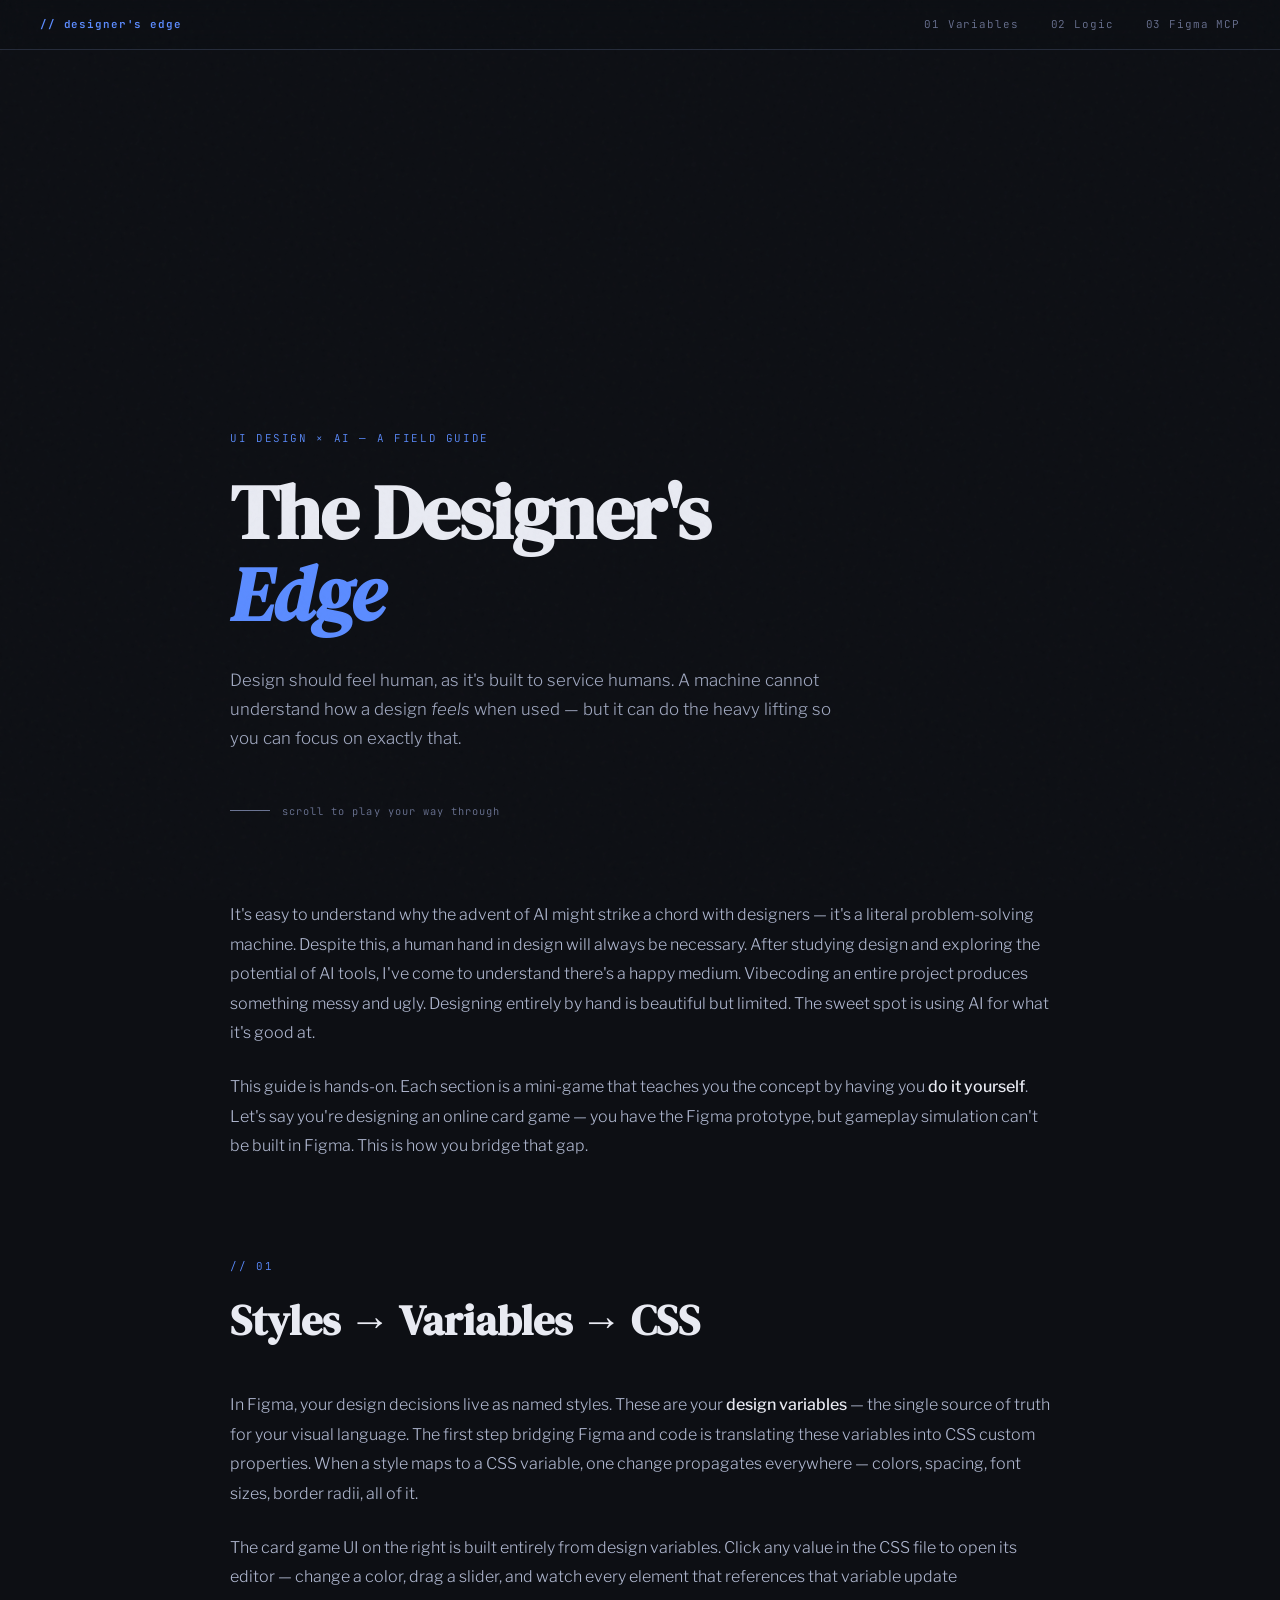
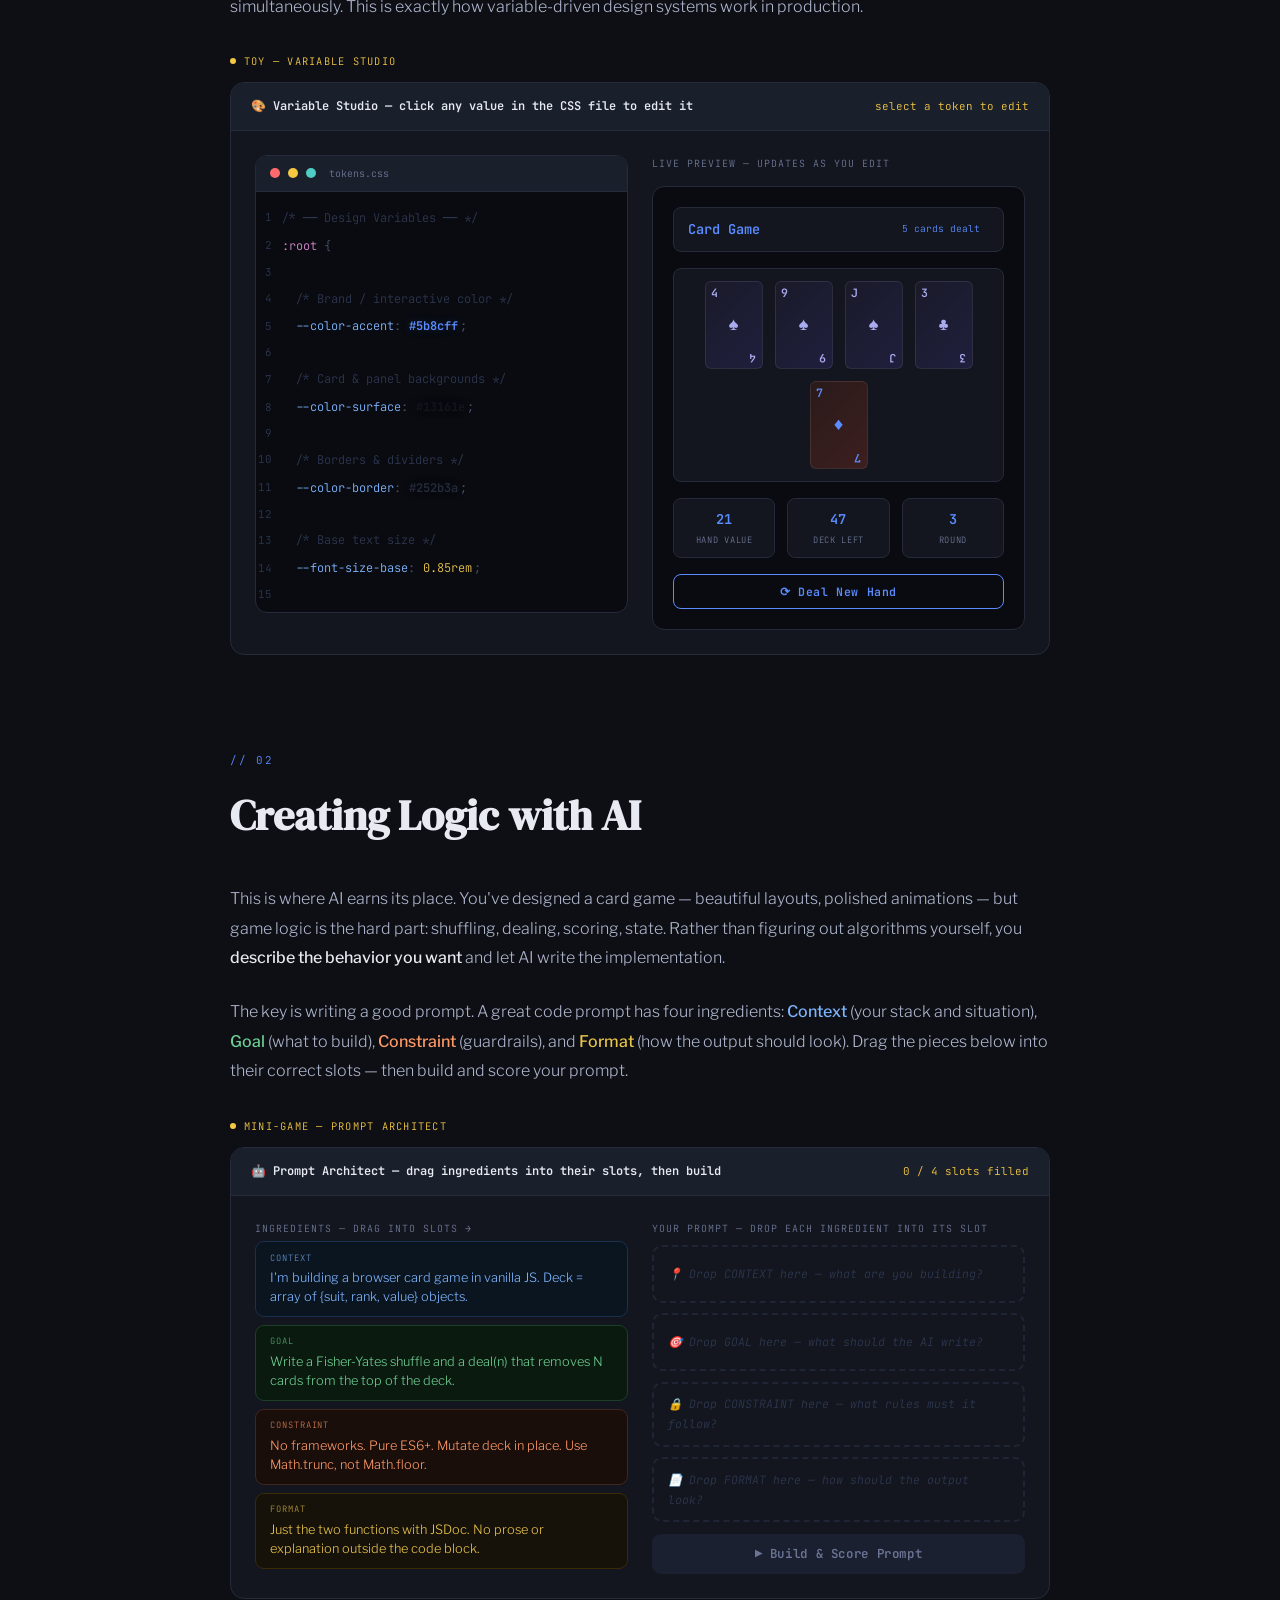
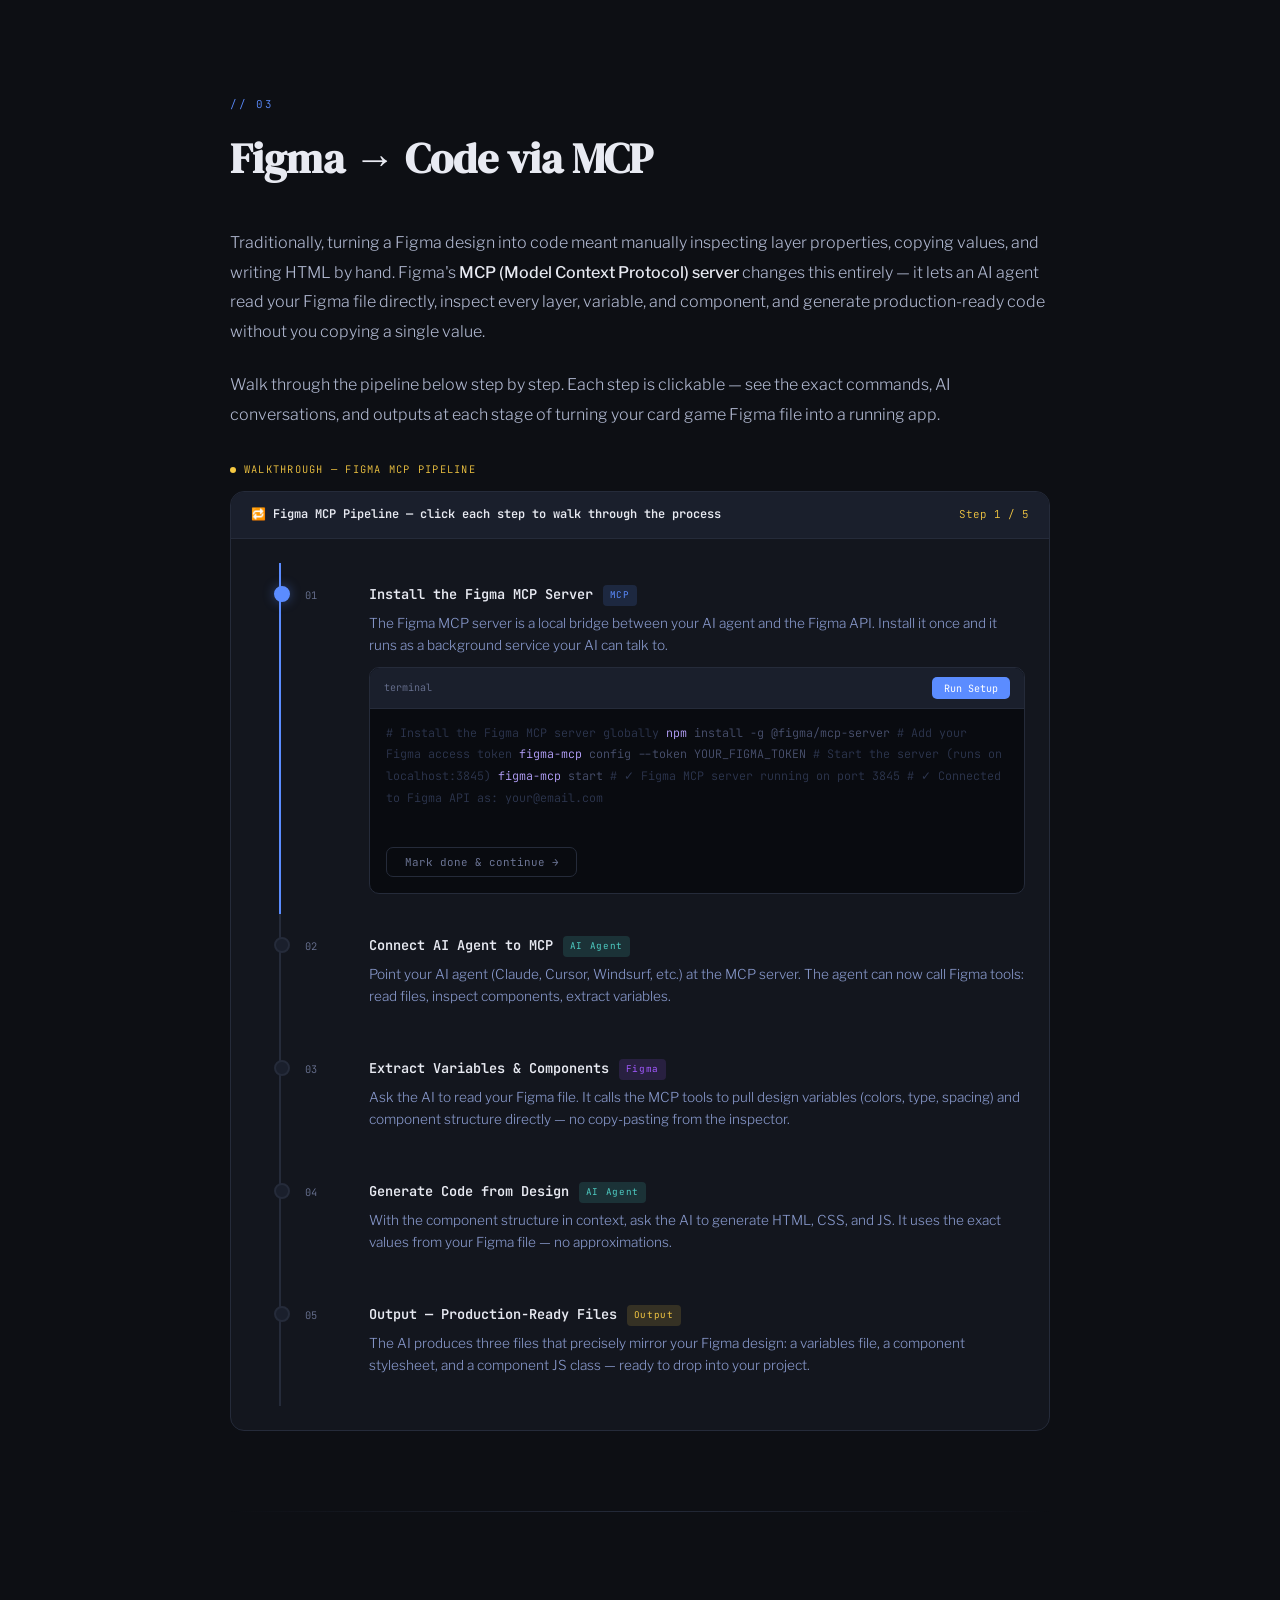
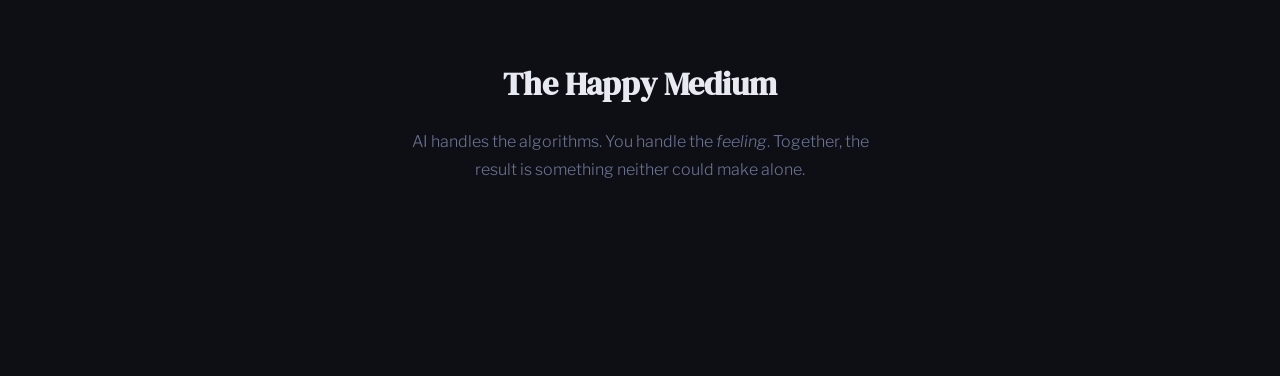
<file: index.html>
<!DOCTYPE html>
<html lang="en">
<head>
<meta charset="UTF-8">
<meta name="viewport" content="width=device-width, initial-scale=1.0">
<title>The Designer's Edge</title>
<link rel="preconnect" href="https://fonts.googleapis.com">
<link href="https://fonts.googleapis.com/css2?family=DM+Serif+Display:ital@0;1&family=JetBrains+Mono:wght@300;400;600&family=Libre+Franklin:wght@300;400;500&display=swap" rel="stylesheet">
<style>
/* ── TOKENS ── */
:root {
  --bg:#0d0f14; --surface:#13161e; --surface2:#1a1f2c; --border:#252b3a;
  --accent:#5b8cff; --accent2:#ff6b6b; --accent3:#4ecdc4; --gold:#f5c842;
  --text:#e8eaf2; --muted:#6b7494; --code-bg:#090b10;
}
*{box-sizing:border-box;margin:0;padding:0;}
html{scroll-behavior:smooth;}
body{background:var(--bg);color:var(--text);font-family:'Libre Franklin',sans-serif;font-weight:300;line-height:1.75;overflow-x:hidden;}
body::before{content:'';position:fixed;inset:0;background-image:url("data:image/svg+xml,%3Csvg viewBox='0 0 200 200' xmlns='http://www.w3.org/2000/svg'%3E%3Cfilter id='n'%3E%3CfeTurbulence type='fractalNoise' baseFrequency='0.85' numOctaves='4' stitchTiles='stitch'/%3E%3C/filter%3E%3Crect width='100%25' height='100%25' filter='url(%23n)' opacity='0.04'/%3E%3C/svg%3E");pointer-events:none;z-index:9999;opacity:.5;}

/* ── PROGRESS + NAV ── */
#progress{position:fixed;top:0;left:0;height:2px;width:0;background:linear-gradient(90deg,var(--accent),var(--accent3));z-index:1001;transition:width .1s;}
nav{position:fixed;top:0;left:0;right:0;height:50px;display:flex;align-items:center;padding:0 2.5rem;gap:2rem;background:rgba(13,15,20,.92);backdrop-filter:blur(14px);border-bottom:1px solid var(--border);z-index:100;font-family:'JetBrains Mono',monospace;font-size:.68rem;letter-spacing:.08em;}
nav .logo{color:var(--accent);font-weight:600;margin-right:auto;}
nav a{color:var(--muted);text-decoration:none;cursor:pointer;transition:color .2s;}
nav a:hover{color:var(--text);}

/* ── HERO ── */
.hero{min-height:100vh;display:flex;flex-direction:column;justify-content:flex-end;padding:8rem 2.5rem 5rem;max-width:900px;margin:0 auto;}
.hero-label{font-family:'JetBrains Mono',monospace;font-size:.68rem;color:var(--accent);letter-spacing:.15em;text-transform:uppercase;margin-bottom:1.5rem;opacity:0;animation:fadeUp .8s .2s forwards;}
.hero h1{font-family:'DM Serif Display',serif;font-size:clamp(3rem,6vw,5.5rem);line-height:1.05;letter-spacing:-.02em;margin-bottom:2rem;opacity:0;animation:fadeUp .8s .4s forwards;}
.hero h1 em{color:var(--accent);font-style:italic;}
.hero p.lead{max-width:620px;font-size:1.05rem;color:#a0a8c0;margin-bottom:3rem;opacity:0;animation:fadeUp .8s .6s forwards;}
.scroll-hint{font-family:'JetBrains Mono',monospace;font-size:.65rem;color:var(--muted);letter-spacing:.1em;display:flex;align-items:center;gap:.75rem;opacity:0;animation:fadeUp .8s 1s forwards;}
.scroll-hint::before{content:'';display:block;width:40px;height:1px;background:var(--muted);}

/* ── CONTENT ── */
.content{max-width:900px;margin:0 auto;padding:0 2.5rem 8rem;}
.section-header{margin:6rem 0 2rem;}
.section-num{font-family:'JetBrains Mono',monospace;font-size:.68rem;color:var(--accent);letter-spacing:.15em;display:block;margin-bottom:.6rem;}
.section-header h2{font-family:'DM Serif Display',serif;font-size:clamp(1.8rem,3.5vw,2.6rem);}
.body-text{font-size:1rem;color:#b0b8d0;line-height:1.85;margin-bottom:1.5rem;}
.body-text strong{color:var(--text);font-weight:500;}
.game-label{display:inline-flex;align-items:center;gap:.5rem;font-family:'JetBrains Mono',monospace;font-size:.65rem;color:var(--gold);letter-spacing:.12em;text-transform:uppercase;margin-bottom:.75rem;}
.game-label .dot{width:6px;height:6px;border-radius:50%;background:var(--gold);animation:pulse 2s infinite;}

/* ── GAME SHELL ── */
.game-shell{background:var(--surface);border:1px solid var(--border);border-radius:14px;overflow:hidden;margin-bottom:2.5rem;}
.game-top-bar{display:flex;align-items:center;justify-content:space-between;padding:.8rem 1.25rem;background:var(--surface2);border-bottom:1px solid var(--border);}
.game-title{font-family:'JetBrains Mono',monospace;font-size:.75rem;font-weight:600;color:var(--text);}
.game-badge{font-family:'JetBrains Mono',monospace;font-size:.68rem;color:var(--gold);}
.game-body{padding:1.5rem;}

/* ══════════════════════════════════════════
   GAME 1 — TOKEN STUDIO
   Left: token editor panel | Right: live card UI
══════════════════════════════════════════ */
.studio-layout{display:grid;grid-template-columns:1fr 1fr;gap:1.5rem;align-items:start;}

/* ── Editor Panel (left) ── */
.editor-panel{display:flex;flex-direction:column;gap:0;background:var(--code-bg);border:1px solid var(--border);border-radius:12px;overflow:hidden;}
.editor-chrome{display:flex;align-items:center;gap:.5rem;padding:.55rem .9rem;background:var(--surface2);border-bottom:1px solid var(--border);}
.chrome-dot{width:10px;height:10px;border-radius:50%;}
.chrome-filename{margin-left:.3rem;font-family:'JetBrains Mono',monospace;font-size:.62rem;color:var(--muted);}
.editor-scroll{overflow-y:auto;max-height:420px;}
.token-rows{padding:.75rem 0;}

/* Each editable token row */
.token-row{
  display:grid;grid-template-columns:1.6rem 1fr auto;align-items:center;gap:0;
  padding:.18rem 0;cursor:pointer;transition:background .15s;position:relative;
}
.token-row:hover{background:rgba(255,255,255,.03);}
.token-row.active{background:rgba(91,140,255,.07);}
.tr-linenum{font-family:'JetBrains Mono',monospace;font-size:.68rem;color:#2d364f;text-align:right;padding-right:.6rem;user-select:none;}
.tr-content{font-family:'JetBrains Mono',monospace;font-size:.75rem;line-height:1.85;white-space:pre;padding-right:.9rem;}
.tr-edit-icon{width:1.5rem;text-align:center;font-size:.62rem;color:var(--muted);opacity:0;transition:opacity .15s;}
.token-row:hover .tr-edit-icon{opacity:1;}
.token-row.active .tr-edit-icon{opacity:1;color:var(--accent);}

/* Syntax inside rows */
.ts-comment{color:#2d364f;}
.ts-sel{color:#d488cc;}
.ts-brace{color:#4a5270;}
.ts-prop{color:#7eb5ff;}
.ts-colon{color:#4a5270;}
.ts-val{cursor:pointer;border-radius:3px;padding:0 .15em;transition:all .2s;}
.ts-val:hover{background:rgba(255,255,255,.06);}
.ts-val.color-val{font-weight:600;}
.ts-semi{color:#4a5270;}

/* Inline edit popover */
.token-popover{
  position:absolute;left:0;right:0;top:calc(100% + 4px);z-index:50;
  background:var(--surface2);border:1px solid var(--border);border-radius:10px;
  padding:.9rem;box-shadow:0 8px 32px rgba(0,0,0,.4);display:none;
}
.token-popover.open{display:block;animation:popIn .2s;}
.popover-label{font-family:'JetBrains Mono',monospace;font-size:.6rem;color:var(--muted);letter-spacing:.1em;text-transform:uppercase;margin-bottom:.55rem;}
.popover-input-row{display:flex;gap:.5rem;align-items:center;}
.popover-swatch{width:28px;height:28px;border-radius:6px;border:1px solid var(--border);flex-shrink:0;transition:background .2s;}
.popover-input{
  flex:1;background:var(--code-bg);border:1px solid var(--border);border-radius:7px;
  padding:.42rem .75rem;font-family:'JetBrains Mono',monospace;font-size:.78rem;
  color:var(--accent3);outline:none;transition:border-color .2s;
}
.popover-input:focus{border-color:var(--accent);}
.popover-input.shake{animation:shake .3s;}
.popover-apply{
  padding:.42rem .9rem;background:var(--accent);border:none;border-radius:7px;
  font-family:'JetBrains Mono',monospace;font-size:.7rem;font-weight:600;
  color:#fff;cursor:pointer;transition:all .2s;white-space:nowrap;
}
.popover-apply:hover{background:#4a7bee;}
.color-swatches{display:flex;gap:.35rem;margin-top:.6rem;flex-wrap:wrap;}
.cs-dot{width:22px;height:22px;border-radius:5px;cursor:pointer;border:2px solid transparent;transition:all .18s;flex-shrink:0;}
.cs-dot:hover{transform:scale(1.2);}
.cs-dot.active{border-color:white;transform:scale(1.1);}
.popover-hint{font-family:'JetBrains Mono',monospace;font-size:.6rem;color:var(--muted);margin-top:.55rem;}

/* Range slider for non-color tokens */
.popover-range{width:100%;accent-color:var(--accent);margin:.4rem 0;}
.range-labels{display:flex;justify-content:space-between;font-family:'JetBrains Mono',monospace;font-size:.58rem;color:var(--muted);}

/* ── Live Preview Panel (right) ── */
.preview-panel{display:flex;flex-direction:column;gap:.85rem;}
.preview-label{font-family:'JetBrains Mono',monospace;font-size:.62rem;color:var(--muted);letter-spacing:.1em;text-transform:uppercase;}

.card-ui{
  background:var(--code-bg);border:1px solid var(--border);border-radius:12px;
  padding:1.25rem;display:flex;flex-direction:column;gap:1rem;
  transition:all .3s;position:relative;overflow:hidden;
}
.card-ui::before{
  content:'';position:absolute;inset:0;
  background:radial-gradient(ellipse at 50% -20%,rgba(var(--preview-accent-rgb,91 140 255),.1) 0%,transparent 65%);
  pointer-events:none;transition:background .4s;
}

/* UI Header bar */
.cui-header{
  display:flex;align-items:center;justify-content:space-between;
  padding:.6rem .9rem;border-radius:var(--preview-radius,8px);
  background:var(--preview-surface,#13161e);border:1px solid var(--preview-border,#252b3a);
  transition:all .35s;
}
.cui-header-title{
  font-family:'JetBrains Mono',monospace;font-weight:600;
  font-size:var(--preview-font-size,0.85rem);
  color:var(--preview-accent,#5b8cff);
  transition:all .35s;
}
.cui-header-badge{
  font-family:'JetBrains Mono',monospace;font-size:.6rem;
  padding:.2rem .55rem;border-radius:99px;
  background:rgba(var(--preview-accent-rgb,91 140 255),.15);
  color:var(--preview-accent,#5b8cff);
  transition:all .35s;
}

/* Card row */
.cui-card-row{
  display:flex;gap:var(--preview-spacing,12px);justify-content:center;flex-wrap:wrap;
  padding:var(--preview-spacing,12px);
  background:var(--preview-surface,#13161e);border-radius:var(--preview-radius,8px);
  border:1px solid var(--preview-border,#252b3a);
  transition:all .35s;
}
.cui-card{
  width:58px;height:88px;border-radius:calc(var(--preview-radius,8px) - 2px);
  display:flex;flex-direction:column;justify-content:space-between;
  padding:.3rem .35rem;font-family:'JetBrains Mono',monospace;font-weight:600;
  font-size:var(--preview-font-size,0.85rem);
  cursor:pointer;user-select:none;
  border:1px solid rgba(255,255,255,.08);
  transition:all .35s,transform .2s,box-shadow .2s;flex-shrink:0;
}
.cui-card:hover{transform:translateY(-8px) rotate(-2deg);box-shadow:0 14px 28px rgba(0,0,0,.5);}
.cui-card.red{background:linear-gradient(135deg,#2a1a1a,#3d1f1f);color:var(--preview-accent,#5b8cff);}
.cui-card.black{background:linear-gradient(135deg,#1a1a2a,#1f1f3d);color:#aaaaee;}
.cui-card-rank{font-size:calc(var(--preview-font-size,0.85rem) * 0.85);line-height:1;}
.cui-card-suit{text-align:center;font-size:calc(var(--preview-font-size,0.85rem) * 1.3);}
.cui-card-rank-bot{font-size:calc(var(--preview-font-size,0.85rem) * 0.85);transform:rotate(180deg);align-self:flex-end;line-height:1;}

/* Stats row */
.cui-stats{
  display:grid;grid-template-columns:1fr 1fr 1fr;gap:var(--preview-spacing,12px);
  transition:gap .35s;
}
.cui-stat{
  background:var(--preview-surface,#13161e);border:1px solid var(--preview-border,#252b3a);
  border-radius:var(--preview-radius,8px);padding:.55rem .7rem;text-align:center;
  transition:all .35s;
}
.cui-stat-val{
  font-family:'JetBrains Mono',monospace;font-weight:600;
  font-size:var(--preview-font-size,0.85rem);
  color:var(--preview-accent,#5b8cff);
  display:block;transition:all .35s;
}
.cui-stat-label{font-family:'JetBrains Mono',monospace;font-size:.55rem;color:var(--muted);letter-spacing:.08em;margin-top:.1rem;}

/* Deal button */
.cui-deal-btn{
  width:100%;padding:.55rem;border:1px solid var(--preview-accent,#5b8cff);
  background:rgba(var(--preview-accent-rgb,91 140 255),.1);
  color:var(--preview-accent,#5b8cff);
  border-radius:var(--preview-radius,8px);
  font-family:'JetBrains Mono',monospace;font-size:.72rem;font-weight:600;
  cursor:pointer;transition:all .35s;letter-spacing:.05em;
}
.cui-deal-btn:hover{background:rgba(var(--preview-accent-rgb,91 140 255),.2);}

/* Token change flash */
.preview-flash{animation:tokenFlash .5s;}
@keyframes tokenFlash{0%,100%{opacity:1}50%{opacity:.6}}

/* Active token indicator strip */
.active-token-strip{
  display:flex;align-items:center;gap:.6rem;padding:.6rem .85rem;
  background:rgba(91,140,255,.06);border:1px solid rgba(91,140,255,.18);border-radius:8px;
  font-family:'JetBrains Mono',monospace;font-size:.7rem;
}
.ats-arrow{color:var(--muted);}
.ats-token{color:var(--accent);}
.ats-val{color:var(--accent3);}
.ats-hint{color:var(--muted);margin-left:auto;font-size:.6rem;}


/* ══════════════════════════════════════════
   GAME 2 — PROMPT ARCHITECT
   Drop zone broken into 4 labeled slots
══════════════════════════════════════════ */
.architect-grid{display:grid;grid-template-columns:1fr 1fr;gap:1.5rem;}

/* Ingredient chips */
.ingredient-bank{display:flex;flex-direction:column;gap:.5rem;}
.bank-label{font-family:'JetBrains Mono',monospace;font-size:.62rem;color:var(--muted);letter-spacing:.1em;text-transform:uppercase;margin-bottom:.25rem;}
.ing-chip{
  padding:.6rem .9rem;border-radius:9px;cursor:grab;user-select:none;
  font-size:.8rem;line-height:1.5;transition:all .2s;border:1px solid transparent;
  position:relative;
}
.ing-chip:hover{transform:translateX(3px);}
.ing-chip.used{opacity:.22;cursor:not-allowed;pointer-events:none;}
.ing-chip:active{cursor:grabbing;}
.ing-type-tag{font-family:'JetBrains Mono',monospace;font-size:.55rem;letter-spacing:.1em;opacity:.7;display:block;margin-bottom:.2rem;}
.ic-context   {background:#0a1520;border-color:#1a3050;color:#7eb5ff;}
.ic-goal      {background:#0a1a0e;border-color:#1a4028;color:#6ecf94;}
.ic-constraint{background:#1a0e0a;border-color:#402820;color:#ff9966;}
.ic-format    {background:#16120a;border-color:#3a2a06;color:#e8c44a;}

/* 4-slot drop zone */
.prompt-slots{display:flex;flex-direction:column;gap:.65rem;}
.slot-label{font-family:'JetBrains Mono',monospace;font-size:.62rem;color:var(--muted);letter-spacing:.1em;text-transform:uppercase;margin-bottom:.5rem;}
.prompt-slot{
  border-radius:10px;padding:.65rem .9rem;min-height:58px;
  border:2px dashed #1f2535;transition:all .25s;display:flex;align-items:center;
  font-family:'JetBrains Mono',monospace;font-size:.74rem;gap:.6rem;position:relative;
}
.slot-placeholder{color:#2d364f;font-style:italic;font-size:.72rem;pointer-events:none;}
.prompt-slot.drag-over{border-color:var(--accent);background:rgba(91,140,255,.06);}
.prompt-slot.filled-context   {background:#0a1520;border:2px solid #1a3050;}
.prompt-slot.filled-goal      {background:#0a1a0e;border:2px solid #1a4028;}
.prompt-slot.filled-constraint{background:#1a0e0a;border:2px solid #402820;}
.prompt-slot.filled-format    {background:#16120a;border:2px solid #3a2a06;}
.slot-clear{
  position:absolute;right:.65rem;top:50%;transform:translateY(-50%);
  background:none;border:none;color:var(--muted);cursor:pointer;font-size:.8rem;
  opacity:0;transition:opacity .2s;padding:.2rem;
}
.prompt-slot:hover .slot-clear{opacity:1;}
.slot-filled-text{flex:1;line-height:1.5;}
.slot-filled-tag{font-size:.58rem;opacity:.65;margin-bottom:.15rem;display:block;}

/* Build btn + result */
.build-prompt-btn{
  width:100%;padding:.7rem;background:var(--accent);border:none;border-radius:9px;
  font-family:'JetBrains Mono',monospace;font-size:.78rem;font-weight:600;
  color:#fff;cursor:pointer;transition:all .2s;letter-spacing:.05em;margin-top:.75rem;
}
.build-prompt-btn:hover:not(:disabled){background:#4a7bee;transform:translateY(-1px);}
.build-prompt-btn:disabled{background:#1a2030;color:var(--muted);cursor:not-allowed;}

.prompt-result{
  margin-top:1.25rem;display:none;
  background:var(--code-bg);border:1px solid var(--border);border-radius:12px;overflow:hidden;
}
.prompt-result.show{display:block;animation:popIn .35s;}
.result-tabs{display:flex;border-bottom:1px solid var(--border);}
.result-tab{
  padding:.55rem 1.1rem;font-family:'JetBrains Mono',monospace;font-size:.68rem;
  color:var(--muted);cursor:pointer;border-bottom:2px solid transparent;margin-bottom:-1px;transition:all .2s;
}
.result-tab.active{color:var(--accent);border-bottom-color:var(--accent);}
.result-pane{padding:1.25rem;display:none;font-size:.82rem;}
.result-pane.active{display:block;}
/* assembled prompt */
.assembled-text{line-height:1.9;color:var(--text);}
.assembled-text .pt-ctx{color:#7eb5ff;}
.assembled-text .pt-goal{color:#6ecf94;}
.assembled-text .pt-con{color:#ff9966;}
.assembled-text .pt-fmt{color:#e8c44a;}
/* score panel */
.score-grid{display:grid;grid-template-columns:1fr 1fr;gap:.75rem;margin-bottom:1rem;}
.score-card{background:var(--surface2);border-radius:8px;padding:.75rem;text-align:center;}
.score-num{font-family:'JetBrains Mono',monospace;font-size:1.4rem;font-weight:600;display:block;}
.score-desc{font-size:.7rem;color:var(--muted);font-family:'JetBrains Mono',monospace;margin-top:.2rem;}
.score-bar-wrap{height:4px;background:#1a1f2c;border-radius:99px;overflow:hidden;margin:.4rem 0;}
.score-bar-fill{height:100%;border-radius:99px;transition:width .6s cubic-bezier(.34,1.56,.64,1);}
.feedback-item{margin-bottom:.5rem;padding:.5rem .75rem;border-radius:6px;font-size:.78rem;line-height:1.5;}
.fb-good{background:rgba(78,205,196,.08);border:1px solid rgba(78,205,196,.2);color:var(--accent3);}
.fb-warn{background:rgba(255,153,102,.08);border:1px solid rgba(255,153,102,.2);color:#ff9966;}
.fb-miss{background:rgba(255,107,107,.08);border:1px solid rgba(255,107,107,.2);color:var(--accent2);}
.reset-prompt-btn{background:none;border:1px solid var(--border);border-radius:7px;padding:.4rem 1rem;font-family:'JetBrains Mono',monospace;font-size:.68rem;color:var(--muted);cursor:pointer;transition:all .2s;margin-top:.75rem;}
.reset-prompt-btn:hover{border-color:var(--accent);color:var(--accent);}


/* ══════════════════════════════════════════
   GAME 3 — FIGMA MCP WALKTHROUGH
   Step-by-step clickable pipeline
══════════════════════════════════════════ */
.mcp-pipeline{display:flex;flex-direction:column;gap:0;}
.pipeline-step{
  display:grid;grid-template-columns:48px 1fr;gap:1rem;
  padding:1.25rem 0;border-left:2px solid var(--border);margin-left:24px;
  padding-left:1.5rem;position:relative;transition:border-color .3s;cursor:pointer;
}
.pipeline-step::before{
  content:'';position:absolute;left:-7px;top:1.4rem;
  width:12px;height:12px;border-radius:50%;background:var(--surface2);
  border:2px solid var(--border);transition:all .3s;
}
.pipeline-step.active::before{background:var(--accent);border-color:var(--accent);box-shadow:0 0 12px rgba(91,140,255,.4);}
.pipeline-step.done::before{background:var(--accent3);border-color:var(--accent3);}
.pipeline-step.active{border-color:var(--accent);}
.pipeline-step.done{border-color:var(--accent3);}
.step-num{font-family:'JetBrains Mono',monospace;font-size:.65rem;color:var(--muted);padding-top:.15rem;}
.step-content{flex:1;}
.step-title{font-family:'JetBrains Mono',monospace;font-size:.85rem;font-weight:600;color:var(--text);margin-bottom:.3rem;display:flex;align-items:center;gap:.6rem;}
.step-title .step-tag{font-size:.58rem;padding:.15rem .45rem;border-radius:4px;font-weight:400;letter-spacing:.07em;}
.tag-figma{background:rgba(162,89,255,.15);color:#a259ff;}
.tag-mcp{background:rgba(91,140,255,.15);color:var(--accent);}
.tag-ai{background:rgba(78,205,196,.15);color:var(--accent3);}
.tag-output{background:rgba(245,200,66,.15);color:var(--gold);}
.step-desc{font-size:.85rem;color:#8899cc;line-height:1.65;margin-bottom:.6rem;}
.step-panel{
  display:none;background:var(--code-bg);border:1px solid var(--border);border-radius:10px;
  overflow:hidden;margin-top:.65rem;animation:slideDown .3s;
}
.pipeline-step.active .step-panel,.pipeline-step.done .step-panel{display:block;}
@keyframes slideDown{from{opacity:0;transform:translateY(-8px)}to{opacity:1;transform:translateY(0)}}
.panel-bar{display:flex;align-items:center;justify-content:space-between;padding:.55rem .9rem;background:var(--surface2);border-bottom:1px solid var(--border);}
.panel-bar-title{font-family:'JetBrains Mono',monospace;font-size:.63rem;color:var(--muted);}
.panel-bar-action{
  font-family:'JetBrains Mono',monospace;font-size:.63rem;padding:.3rem .75rem;
  background:var(--accent);color:#fff;border:none;border-radius:5px;cursor:pointer;transition:all .2s;
}
.panel-bar-action:hover{background:#4a7bee;}
.panel-bar-action.done-action{background:var(--accent3);color:#0a1a14;cursor:default;}
.panel-code{padding:.85rem 1rem;font-family:'JetBrains Mono',monospace;font-size:.73rem;line-height:1.85;color:#4a5270;}
.panel-chat{padding:.85rem 1rem;display:flex;flex-direction:column;gap:.6rem;}
.chat-msg{padding:.6rem .85rem;border-radius:8px;font-size:.8rem;line-height:1.55;max-width:88%;}
.chat-user{background:var(--surface2);border:1px solid var(--border);color:var(--text);align-self:flex-end;margin-left:auto;}
.chat-ai{background:rgba(91,140,255,.08);border:1px solid rgba(91,140,255,.18);color:#8899cc;}
.chat-label{font-family:'JetBrains Mono',monospace;font-size:.58rem;color:var(--muted);letter-spacing:.08em;margin-bottom:.25rem;}
.chat-typing{display:flex;gap:4px;align-items:center;padding:.5rem .85rem;}
.chat-typing span{width:6px;height:6px;border-radius:50%;background:var(--accent);opacity:.4;animation:typingDot 1.2s infinite;}
.chat-typing span:nth-child(2){animation-delay:.2s;}
.chat-typing span:nth-child(3){animation-delay:.4s;}
@keyframes typingDot{0%,80%,100%{opacity:.2;transform:scale(.8)}40%{opacity:1;transform:scale(1)}}
.panel-output{padding:1rem;}
.output-file{background:var(--surface2);border:1px solid var(--border);border-radius:8px;overflow:hidden;margin-bottom:.6rem;}
.output-file-header{padding:.4rem .75rem;background:var(--surface2);border-bottom:1px solid var(--border);font-family:'JetBrains Mono',monospace;font-size:.62rem;color:var(--muted);display:flex;align-items:center;gap:.5rem;}
.output-file-code{padding:.75rem;font-family:'JetBrains Mono',monospace;font-size:.71rem;line-height:1.8;color:#4a5270;}
.step-next-btn{
  margin-top:.75rem;display:inline-block;padding:.45rem 1.1rem;background:transparent;
  border:1px solid var(--border);border-radius:7px;font-family:'JetBrains Mono',monospace;
  font-size:.68rem;color:var(--muted);cursor:pointer;transition:all .2s;
}
.step-next-btn:hover{border-color:var(--accent);color:var(--accent);}
.step-next-btn.done-btn{border-color:var(--accent3);color:var(--accent3);}

/* Syntax colours shared */
.c-tag{color:var(--accent);} .c-attr{color:#d488cc;} .c-val{color:var(--accent3);}
.c-comment{color:#2d364f;} .c-prop{color:#7eb5ff;} .c-css{color:#e8c44a;}
.c-str{color:#ff9f7f;} .c-fn{color:#b8a4ff;}

/* ── CLOSING ── */
.divider{height:1px;background:linear-gradient(90deg,transparent,var(--border),transparent);margin:5rem 0;}
.closing{text-align:center;padding:4rem 0;}
.closing h3{font-family:'DM Serif Display',serif;font-size:2rem;margin-bottom:1rem;}
.closing p{color:var(--muted);max-width:500px;margin:0 auto;}

/* ── REVEAL ── */
.reveal{opacity:0;transform:translateY(22px);transition:opacity .7s,transform .7s;}
.reveal.visible{opacity:1;transform:translateY(0);}

/* ── ANIMATIONS ── */
@keyframes fadeUp{from{opacity:0;transform:translateY(20px)}to{opacity:1;transform:translateY(0)}}
@keyframes pulse{0%,100%{opacity:1}50%{opacity:.3}}
@keyframes popIn{0%{transform:scale(.94)}60%{transform:scale(1.03)}100%{transform:scale(1)}}
@keyframes shake{0%,100%{transform:translateX(0)}25%{transform:translateX(-5px)}75%{transform:translateX(5px)}}

@media(max-width:680px){
  .studio-grid,.architect-grid{grid-template-columns:1fr;}
  nav a:not(.logo){display:none;}
  .score-grid{grid-template-columns:1fr;}
}
</style>
</head>
<body>

<div id="progress"></div>
<nav>
  <span class="logo">// designer's edge</span>
  <a onclick="document.getElementById('tokens').scrollIntoView({behavior:'smooth'})">01 Variables</a>
  <a onclick="document.getElementById('logic').scrollIntoView({behavior:'smooth'})">02 Logic</a>
  <a onclick="document.getElementById('figma').scrollIntoView({behavior:'smooth'})">03 Figma MCP</a>
</nav>

<!-- ── HERO ── -->
<section class="hero" id="intro">
  <div class="hero-label">UI Design × AI — A Field Guide</div>
  <h1>The Designer's<br><em>Edge</em></h1>
  <p class="lead">Design should feel human, as it's built to service humans. A machine cannot understand how a design <em>feels</em> when used — but it can do the heavy lifting so you can focus on exactly that.</p>
  <div class="scroll-hint">scroll to play your way through</div>
</section>

<main class="content">

  <p class="body-text reveal">It's easy to understand why the advent of AI might strike a chord with designers — it's a literal problem-solving machine. Despite this, a human hand in design will always be necessary. After studying design and exploring the potential of AI tools, I've come to understand there's a happy medium. Vibecoding an entire project produces something messy and ugly. Designing entirely by hand is beautiful but limited. The sweet spot is using AI for what it's good at.</p>
  <p class="body-text reveal">This guide is hands-on. Each section is a mini-game that teaches you the concept by having you <strong>do it yourself</strong>. Let's say you're designing an online card game — you have the Figma prototype, but gameplay simulation can't be built in Figma. This is how you bridge that gap.</p>

  <!-- ═══════════════════════════════════════════════════
       SECTION 01 — COLOR TOKEN STUDIO
  ═══════════════════════════════════════════════════ -->
  <div id="tokens" class="section-header reveal">
    <span class="section-num">// 01</span>
    <h2>Styles → Variables → CSS</h2>
  </div>
  <p class="body-text reveal">In Figma, your design decisions live as named styles. These are your <strong>design variables</strong> — the single source of truth for your visual language. The first step bridging Figma and code is translating these variables into CSS custom properties. When a style maps to a CSS variable, one change propagates everywhere — colors, spacing, font sizes, border radii, all of it.</p>
  <p class="body-text reveal">The card game UI on the right is built entirely from design variables. Click any value in the CSS file to open its editor — change a color, drag a slider, and watch every element that references that variable update simultaneously. This is exactly how variable-driven design systems work in production.</p>

  <div class="game-label reveal"><span class="dot"></span> Toy — Variable Studio</div>
  <div class="game-shell reveal">
    <div class="game-top-bar">
      <span class="game-title">🎨 Variable Studio — click any value in the CSS file to edit it</span>
      <span class="game-badge" id="active-token-badge">select a token to edit</span>
    </div>
    <div class="game-body">
      <div class="studio-layout">

        <!-- LEFT: Variable Editor (fake CSS file) -->
        <div class="editor-panel">
          <div class="editor-chrome">
            <div class="chrome-dot" style="background:#ff6b6b"></div>
            <div class="chrome-dot" style="background:#f5c842"></div>
            <div class="chrome-dot" style="background:#4ecdc4"></div>
            <span class="chrome-filename">tokens.css</span>
          </div>
          <div class="editor-scroll">
            <div class="token-rows" id="tokenRows">
              <!-- rows injected by JS -->
            </div>
          </div>
        </div>

        <!-- RIGHT: Live Card UI Preview -->
        <div class="preview-panel">
          <div class="preview-label">Live Preview — updates as you edit</div>

          <div class="card-ui" id="cardUI">
            <!-- header -->
            <div class="cui-header">
              <span class="cui-header-title">Card Game</span>
              <span class="cui-header-badge">5 cards dealt</span>
            </div>
            <!-- card row -->
            <div class="cui-card-row" id="cuiCardRow"></div>
            <!-- stats -->
            <div class="cui-stats">
              <div class="cui-stat"><span class="cui-stat-val">21</span><div class="cui-stat-label">HAND VALUE</div></div>
              <div class="cui-stat"><span class="cui-stat-val">47</span><div class="cui-stat-label">DECK LEFT</div></div>
              <div class="cui-stat"><span class="cui-stat-val">3</span><div class="cui-stat-label">ROUND</div></div>
            </div>
            <!-- button -->
            <button class="cui-deal-btn" onclick="dealPreviewCards()">⟳ Deal New Hand</button>
          </div>

          <!-- Active token indicator -->
          <div class="active-token-strip" id="activeStrip" style="display:none">
            <span class="ats-token" id="ats-token">--color-accent</span>
            <span class="ats-arrow">→</span>
            <span class="ats-val" id="ats-val">#5b8cff</span>
            <span class="ats-hint">editing ↑</span>
          </div>
        </div>

      </div>
    </div>
  </div>


  <!-- ═══════════════════════════════════════════════════
       SECTION 02 — PROMPT ARCHITECT
  ═══════════════════════════════════════════════════ -->
  <div id="logic" class="section-header reveal">
    <span class="section-num">// 02</span>
    <h2>Creating Logic with AI</h2>
  </div>
  <p class="body-text reveal">This is where AI earns its place. You've designed a card game — beautiful layouts, polished animations — but game logic is the hard part: shuffling, dealing, scoring, state. Rather than figuring out algorithms yourself, you <strong>describe the behavior you want</strong> and let AI write the implementation.</p>
  <p class="body-text reveal">The key is writing a good prompt. A great code prompt has four ingredients: <strong style="color:#7eb5ff">Context</strong> (your stack and situation), <strong style="color:#6ecf94">Goal</strong> (what to build), <strong style="color:#ff9966">Constraint</strong> (guardrails), and <strong style="color:#e8c44a">Format</strong> (how the output should look). Drag the pieces below into their correct slots — then build and score your prompt.</p>

  <div class="game-label reveal"><span class="dot"></span> Mini-Game — Prompt Architect</div>
  <div class="game-shell reveal">
    <div class="game-top-bar">
      <span class="game-title">🤖 Prompt Architect — drag ingredients into their slots, then build</span>
      <span class="game-badge" id="prompt-fill-count">0 / 4 slots filled</span>
    </div>
    <div class="game-body">
      <div class="architect-grid">

        <!-- LEFT: Ingredient Bank -->
        <div>
          <div class="bank-label">Ingredients — drag into slots →</div>
          <div class="ingredient-bank" id="ingredient-bank">

            <div class="ing-chip ic-context" draggable="true" data-type="context"
              data-text="I'm building a browser card game in vanilla JS. The deck is an array of {suit, rank, value} objects."
              ondragstart="ingDragStart(event)">
              <span class="ing-type-tag">CONTEXT</span>
              I'm building a browser card game in vanilla JS. Deck = array of {suit, rank, value} objects.
            </div>

            <div class="ing-chip ic-goal" draggable="true" data-type="goal"
              data-text="Write a Fisher-Yates shuffle function and a deal(n) function that removes N cards from the top of the deck."
              ondragstart="ingDragStart(event)">
              <span class="ing-type-tag">GOAL</span>
              Write a Fisher-Yates shuffle and a deal(n) that removes N cards from the top of the deck.
            </div>

            <div class="ing-chip ic-constraint" draggable="true" data-type="constraint"
              data-text="No frameworks. Pure ES6+. Mutate the deck array in place. Use Math.trunc, not Math.floor."
              ondragstart="ingDragStart(event)">
              <span class="ing-type-tag">CONSTRAINT</span>
              No frameworks. Pure ES6+. Mutate deck in place. Use Math.trunc, not Math.floor.
            </div>

            <div class="ing-chip ic-format" draggable="true" data-type="format"
              data-text="Return just the two functions with JSDoc comments. No explanation or prose outside the code block."
              ondragstart="ingDragStart(event)">
              <span class="ing-type-tag">FORMAT</span>
              Just the two functions with JSDoc. No prose or explanation outside the code block.
            </div>

          </div>
        </div>

        <!-- RIGHT: 4 Labeled Slots + Build -->
        <div>
          <div class="slot-label">Your Prompt — drop each ingredient into its slot</div>
          <div class="prompt-slots">

            <div class="prompt-slot" id="slot-context"
              ondragover="slotDragOver(event,'context')" ondrop="slotDrop(event,'context')" ondragleave="slotDragLeave(event)">
              <span class="slot-placeholder" id="sp-context">📍 Drop CONTEXT here — what are you building?</span>
              <button class="slot-clear" onclick="clearSlot('context')">✕</button>
            </div>

            <div class="prompt-slot" id="slot-goal"
              ondragover="slotDragOver(event,'goal')" ondrop="slotDrop(event,'goal')" ondragleave="slotDragLeave(event)">
              <span class="slot-placeholder" id="sp-goal">🎯 Drop GOAL here — what should the AI write?</span>
              <button class="slot-clear" onclick="clearSlot('goal')">✕</button>
            </div>

            <div class="prompt-slot" id="slot-constraint"
              ondragover="slotDragOver(event,'constraint')" ondrop="slotDrop(event,'constraint')" ondragleave="slotDragLeave(event)">
              <span class="slot-placeholder" id="sp-constraint">🔒 Drop CONSTRAINT here — what rules must it follow?</span>
              <button class="slot-clear" onclick="clearSlot('constraint')">✕</button>
            </div>

            <div class="prompt-slot" id="slot-format"
              ondragover="slotDragOver(event,'format')" ondrop="slotDrop(event,'format')" ondragleave="slotDragLeave(event)">
              <span class="slot-placeholder" id="sp-format">📄 Drop FORMAT here — how should the output look?</span>
              <button class="slot-clear" onclick="clearSlot('format')">✕</button>
            </div>
          </div>

          <button class="build-prompt-btn" id="build-btn" onclick="buildPrompt()" disabled>▶ Build &amp; Score Prompt</button>
        </div>
      </div>

      <!-- Result panel (full width below) -->
      <div class="prompt-result" id="prompt-result">
        <div class="result-tabs">
          <div class="result-tab active" onclick="switchResultTab('assembled')">Assembled Prompt</div>
          <div class="result-tab" onclick="switchResultTab('score')">Score &amp; Analysis</div>
        </div>
        <div class="result-pane active" id="pane-assembled">
          <div class="assembled-text" id="assembled-text"></div>
        </div>
        <div class="result-pane" id="pane-score">
          <div class="score-grid" id="score-grid"></div>
          <div id="feedback-list"></div>
          <button class="reset-prompt-btn" onclick="resetPrompt()">↺ Reset &amp; Try Again</button>
        </div>
      </div>
    </div>
  </div>


  <!-- ═══════════════════════════════════════════════════
       SECTION 03 — FIGMA MCP WALKTHROUGH
  ═══════════════════════════════════════════════════ -->
  <div id="figma" class="section-header reveal">
    <span class="section-num">// 03</span>
    <h2>Figma → Code via MCP</h2>
  </div>
  <p class="body-text reveal">Traditionally, turning a Figma design into code meant manually inspecting layer properties, copying values, and writing HTML by hand. Figma's <strong>MCP (Model Context Protocol) server</strong> changes this entirely — it lets an AI agent read your Figma file directly, inspect every layer, variable, and component, and generate production-ready code without you copying a single value.</p>
  <p class="body-text reveal">Walk through the pipeline below step by step. Each step is clickable — see the exact commands, AI conversations, and outputs at each stage of turning your card game Figma file into a running app.</p>

  <div class="game-label reveal"><span class="dot"></span> Walkthrough — Figma MCP Pipeline</div>
  <div class="game-shell reveal">
    <div class="game-top-bar">
      <span class="game-title">🔁 Figma MCP Pipeline — click each step to walk through the process</span>
      <span class="game-badge" id="mcp-step-badge">Step 0 / 5</span>
    </div>
    <div class="game-body">
      <div class="mcp-pipeline" id="mcp-pipeline">

        <!-- STEP 1 -->
        <div class="pipeline-step" id="step-1" onclick="activateStep(1)">
          <div class="step-num">01</div>
          <div class="step-content">
            <div class="step-title">Install the Figma MCP Server <span class="step-tag tag-mcp">MCP</span></div>
            <div class="step-desc">The Figma MCP server is a local bridge between your AI agent and the Figma API. Install it once and it runs as a background service your AI can talk to.</div>
            <div class="step-panel" id="panel-1">
              <div class="panel-bar">
                <span class="panel-bar-title">terminal</span>
                <button class="panel-bar-action" id="action-1" onclick="event.stopPropagation();stepAction(1)">Run Setup</button>
              </div>
              <div class="panel-code">
<span class="c-comment"># Install the Figma MCP server globally</span>
<span class="c-fn">npm</span> install -g @figma/mcp-server

<span class="c-comment"># Add your Figma access token</span>
<span class="c-fn">figma-mcp</span> config --token YOUR_FIGMA_TOKEN

<span class="c-comment"># Start the server (runs on localhost:3845)</span>
<span class="c-fn">figma-mcp</span> start

<span class="c-comment"># ✓ Figma MCP server running on port 3845</span>
<span class="c-comment"># ✓ Connected to Figma API as: your@email.com</span>
              </div>
              <div style="padding:.75rem 1rem 1rem">
                <button class="step-next-btn" onclick="event.stopPropagation();completeStep(1)">Mark done &amp; continue →</button>
              </div>
            </div>
          </div>
        </div>

        <!-- STEP 2 -->
        <div class="pipeline-step" id="step-2" onclick="activateStep(2)">
          <div class="step-num">02</div>
          <div class="step-content">
            <div class="step-title">Connect AI Agent to MCP <span class="step-tag tag-ai">AI Agent</span></div>
            <div class="step-desc">Point your AI agent (Claude, Cursor, Windsurf, etc.) at the MCP server. The agent can now call Figma tools: read files, inspect components, extract variables.</div>
            <div class="step-panel" id="panel-2">
              <div class="panel-bar">
                <span class="panel-bar-title">claude_desktop_config.json</span>
                <button class="panel-bar-action" id="action-2" onclick="event.stopPropagation();stepAction(2)">Connect</button>
              </div>
              <div class="panel-code">
{
  <span class="c-prop">"mcpServers"</span>: {
    <span class="c-prop">"figma"</span>: {
      <span class="c-prop">"command"</span>: <span class="c-str">"figma-mcp"</span>,
      <span class="c-prop">"args"</span>: [<span class="c-str">"serve"</span>],
      <span class="c-prop">"env"</span>: {
        <span class="c-prop">"FIGMA_TOKEN"</span>: <span class="c-str">"your-token-here"</span>
      }
    }
  }
}
<span class="c-comment">
// Claude now has access to tools:
// • figma_get_file(fileId)
// • figma_get_node(fileId, nodeId)
// • figma_get_styles(fileId)
// • figma_get_components(fileId)</span>
              </div>
              <div style="padding:.75rem 1rem 1rem">
                <button class="step-next-btn" onclick="event.stopPropagation();completeStep(2)">Mark done &amp; continue →</button>
              </div>
            </div>
          </div>
        </div>

        <!-- STEP 3 -->
        <div class="pipeline-step" id="step-3" onclick="activateStep(3)">
          <div class="step-num">03</div>
          <div class="step-content">
            <div class="step-title">Extract Variables &amp; Components <span class="step-tag tag-figma">Figma</span></div>
            <div class="step-desc">Ask the AI to read your Figma file. It calls the MCP tools to pull design variables (colors, type, spacing) and component structure directly — no copy-pasting from the inspector.</div>
            <div class="step-panel" id="panel-3">
              <div class="panel-bar"><span class="panel-bar-title">AI conversation</span><button class="panel-bar-action" id="action-3" onclick="event.stopPropagation();stepAction(3)">Simulate</button></div>
              <div class="panel-chat" id="chat-3">
                <div class="chat-msg chat-user">
                  <div class="chat-label">YOU</div>
                  Read my Figma file (key: aBcD1234) and extract all design variables and the PlayingCard component structure.
                </div>
              </div>
              <div style="padding:.75rem 1rem 1rem">
                <button class="step-next-btn" onclick="event.stopPropagation();completeStep(3)">Mark done &amp; continue →</button>
              </div>
            </div>
          </div>
        </div>

        <!-- STEP 4 -->
        <div class="pipeline-step" id="step-4" onclick="activateStep(4)">
          <div class="step-num">04</div>
          <div class="step-content">
            <div class="step-title">Generate Code from Design <span class="step-tag tag-ai">AI Agent</span></div>
            <div class="step-desc">With the component structure in context, ask the AI to generate HTML, CSS, and JS. It uses the exact values from your Figma file — no approximations.</div>
            <div class="step-panel" id="panel-4">
              <div class="panel-bar"><span class="panel-bar-title">AI conversation</span><button class="panel-bar-action" id="action-4" onclick="event.stopPropagation();stepAction(4)">Generate</button></div>
              <div class="panel-chat" id="chat-4">
                <div class="chat-msg chat-user">
                  <div class="chat-label">YOU</div>
                  Now generate the PlayingCard component as a vanilla JS class with the exact variables you just extracted. Include hover interaction and red/black variant support.
                </div>
              </div>
              <div style="padding:.75rem 1rem 1rem">
                <button class="step-next-btn" onclick="event.stopPropagation();completeStep(4)">Mark done &amp; continue →</button>
              </div>
            </div>
          </div>
        </div>

        <!-- STEP 5 -->
        <div class="pipeline-step" id="step-5" onclick="activateStep(5)">
          <div class="step-num">05</div>
          <div class="step-content">
            <div class="step-title">Output — Production-Ready Files <span class="step-tag tag-output">Output</span></div>
            <div class="step-desc">The AI produces three files that precisely mirror your Figma design: a variables file, a component stylesheet, and a component JS class — ready to drop into your project.</div>
            <div class="step-panel" id="panel-5">
              <div class="panel-bar"><span class="panel-bar-title">Generated files</span><span style="font-family:'JetBrains Mono',monospace;font-size:.62rem;color:var(--accent3)">✓ 3 files created</span></div>
              <div class="panel-output">
                <div class="output-file">
                  <div class="output-file-header">📄 <span style="color:var(--text)">tokens.css</span></div>
                  <div class="output-file-code"><span class="c-comment">/* Auto-generated from Figma file aBcD1234 */</span>
<span class="c-prop">:root</span> {
  <span class="c-prop">--color-card-red</span>:   <span class="c-css">#ff7070</span>;
  <span class="c-prop">--color-card-black</span>: <span class="c-css">#aaaaee</span>;
  <span class="c-prop">--color-bg-red</span>:     <span class="c-css">#3d1f1f</span>;
  <span class="c-prop">--radius-card</span>:      <span class="c-css">8px</span>;
  <span class="c-prop">--shadow-hover</span>:     <span class="c-css">0 18px 36px rgba(0,0,0,.5)</span>;
}</div>
                </div>
                <div class="output-file">
                  <div class="output-file-header">📄 <span style="color:var(--text)">PlayingCard.js</span></div>
                  <div class="output-file-code"><span class="c-fn">class</span> <span class="c-tag">PlayingCard</span> {
  <span class="c-fn">constructor</span>({ rank, suit, isRed }) {
    <span class="c-prop">this</span>.el = document.<span class="c-fn">createElement</span>(<span class="c-str">'div'</span>);
    <span class="c-prop">this</span>.el.className = <span class="c-str">`card ${isRed ? 'red' : 'black'}`</span>;
    <span class="c-prop">this</span>.el.innerHTML = <span class="c-str">`
      &lt;span class="rank"&gt;${rank}&lt;/span&gt;
      &lt;span class="suit"&gt;${suit}&lt;/span&gt;
    `</span>;
  }
  <span class="c-fn">mount</span>(parent) { parent.<span class="c-fn">appendChild</span>(<span class="c-prop">this</span>.el); }
}</div>
                </div>
              </div>
              <div style="padding:0 1rem 1rem">
                <button class="step-next-btn done-btn" onclick="event.stopPropagation()">✓ Pipeline complete</button>
              </div>
            </div>
          </div>
        </div>

      </div><!-- /pipeline -->
    </div>
  </div>

  <div class="divider reveal"></div>
  <div class="closing reveal">
    <h3>The Happy Medium</h3>
    <p>AI handles the algorithms. You handle the <em>feeling</em>. Together, the result is something neither could make alone.</p>
  </div>
</main>

<script>
/* ── PROGRESS BAR ── */
window.addEventListener('scroll', () => {
  const max = document.documentElement.scrollHeight - window.innerHeight;
  document.getElementById('progress').style.width = (window.scrollY / max * 100) + '%';
});

/* ── SCROLL REVEAL ── */
const ro = new IntersectionObserver(es => es.forEach(e => { if(e.isIntersecting) e.target.classList.add('visible'); }), {threshold:.08});
document.querySelectorAll('.reveal').forEach(el => ro.observe(el));


/* ════════════════════════════════════════════
   GAME 1 — VARIABLE STUDIO (multi-variable)
════════════════════════════════════════════ */

// Variable definitions — each has a name, type, current value, and constraints
const tokens = [
  { id:'color-accent',  name:'--color-accent',   type:'color',  value:'#5b8cff', comment:'/* Brand / interactive color */' },
  { id:'color-surface', name:'--color-surface',  type:'color',  value:'#13161e', comment:'/* Card & panel backgrounds */' },
  { id:'color-border',  name:'--color-border',   type:'color',  value:'#252b3a', comment:'/* Borders & dividers */' },
  { id:'font-size',     name:'--font-size-base', type:'size',   value:'0.85rem', comment:'/* Base text size */', min:0.6, max:1.3, step:0.05, unit:'rem' },
  { id:'spacing',       name:'--spacing-card',   type:'size',   value:'12px',    comment:'/* Card row gap & padding */', min:4, max:32, step:2, unit:'px' },
  { id:'radius',        name:'--radius-card',    type:'size',   value:'8px',     comment:'/* Corner radius */', min:0, max:24, step:1, unit:'px' },
];

const colorPresets = ['#5b8cff','#ff6b6b','#4ecdc4','#f5c842','#b8a4ff','#ff9f7f','#6ecf94','#ff6ec7','#e8eaf2','#0d0f14','#13161e','#1a1f2c'];

let activeTokenId = null;

function hexToRgbArr(hex) {
  return [parseInt(hex.slice(1,3),16), parseInt(hex.slice(3,5),16), parseInt(hex.slice(5,7),16)];
}
function isValidHex(v) { return /^#[0-9A-Fa-f]{6}$/.test(v); }

// ── Render the fake CSS file ──
function renderTokenRows() {
  const container = document.getElementById('tokenRows');
  const lines = [];
  // header lines (non-interactive)
  lines.push({ text:`<span class="ts-comment">/* ── Design Variables ── */</span>`, interactive:false });
  lines.push({ text:`<span class="ts-sel">:root</span> <span class="ts-brace">{</span>`, interactive:false });
  lines.push({ text:``, interactive:false }); // blank

  let lineNum = 1;
  let html = '';

  // comment + blank intro
  html += makeStaticRow(lineNum++, `<span class="ts-comment">/* ── Design Variables ── */</span>`);
  html += makeStaticRow(lineNum++, `<span class="ts-sel">:root</span> <span class="ts-brace">{</span>`);
  html += makeStaticRow(lineNum++, ``);

  tokens.forEach(tok => {
    // comment line
    html += makeStaticRow(lineNum++, `  <span class="ts-comment">${tok.comment}</span>`);
    // editable value line
    html += makeTokenRow(lineNum++, tok);
    html += makeStaticRow(lineNum++, ``);
  });

  html += makeStaticRow(lineNum++, `<span class="ts-brace">}</span>`);
  container.innerHTML = html;
}

function makeStaticRow(n, content) {
  return `<div class="token-row" style="cursor:default">
    <span class="tr-linenum">${n}</span>
    <span class="tr-content">${content}</span>
    <span class="tr-edit-icon"></span>
  </div>`;
}

function makeTokenRow(n, tok) {
  const valSpan = renderValSpan(tok);
  return `<div class="token-row" id="tr-${tok.id}" onclick="openPopover('${tok.id}',this)">
    <span class="tr-linenum">${n}</span>
    <span class="tr-content">  <span class="ts-prop">${tok.name}</span><span class="ts-colon">: </span>${valSpan}<span class="ts-semi">;</span></span>
    <span class="tr-edit-icon">✎</span>
    <div class="token-popover" id="pop-${tok.id}" onclick="event.stopPropagation()">
      ${tok.type === 'color' ? renderColorPopover(tok) : renderSizePopover(tok)}
    </div>
  </div>`;
}

function renderValSpan(tok) {
  if (tok.type === 'color') {
    const rgb = hexToRgbArr(tok.value);
    return `<span class="ts-val color-val" id="val-${tok.id}" style="color:${tok.value};text-shadow:0 0 10px ${tok.value}44">${tok.value}</span>`;
  }
  return `<span class="ts-val" id="val-${tok.id}" style="color:#e8c44a">${tok.value}</span>`;
}

function renderColorPopover(tok) {
  const swatches = colorPresets.map(c =>
    `<div class="cs-dot${tok.value===c?' active':''}" style="background:${c}" data-color="${c}" onclick="applyColorSwatch('${tok.id}','${c}',this)" title="${c}"></div>`
  ).join('');
  return `
    <div class="popover-label">Edit ${tok.name}</div>
    <div class="popover-input-row">
      <div class="popover-swatch" id="pswatch-${tok.id}" style="background:${tok.value}"></div>
      <input class="popover-input" id="pinput-${tok.id}" type="text" value="${tok.value}" maxlength="7"
        oninput="onColorInput('${tok.id}',this.value)"
        onkeydown="if(event.key==='Enter')applyColorInput('${tok.id}')">
      <button class="popover-apply" onclick="applyColorInput('${tok.id}')">Apply</button>
    </div>
    <div class="color-swatches" id="cswatches-${tok.id}">${swatches}</div>
    <div class="popover-hint">↑ type a hex code or pick a preset</div>`;
}

function renderSizePopover(tok) {
  const numVal = parseFloat(tok.value);
  return `
    <div class="popover-label">Edit ${tok.name}</div>
    <input type="range" class="popover-range" id="prange-${tok.id}"
      min="${tok.min}" max="${tok.max}" step="${tok.step}" value="${numVal}"
      oninput="applySizeToken('${tok.id}',this.value+'${tok.unit}',this.value)">
    <div class="range-labels"><span>${tok.min}${tok.unit}</span><span id="prange-disp-${tok.id}" style="color:#e8c44a;font-family:'JetBrains Mono',monospace">${tok.value}</span><span>${tok.max}${tok.unit}</span></div>
    <div class="popover-hint">drag to adjust · changes apply instantly</div>`;
}

// ── Popover open/close ──
function openPopover(id, rowEl) {
  // Close others
  document.querySelectorAll('.token-popover.open').forEach(p => {
    if (p.id !== 'pop-' + id) p.classList.remove('open');
  });
  document.querySelectorAll('.token-row.active').forEach(r => {
    if (r.id !== 'tr-' + id) r.classList.remove('active');
  });

  const pop = document.getElementById('pop-' + id);
  const row = document.getElementById('tr-' + id);
  const isOpen = pop.classList.toggle('open');
  row.classList.toggle('active', isOpen);
  activeTokenId = isOpen ? id : null;

  // Update strip
  const strip = document.getElementById('activeStrip');
  const tok = tokens.find(t => t.id === id);
  if (isOpen && tok) {
    strip.style.display = 'flex';
    document.getElementById('ats-token').textContent = tok.name;
    document.getElementById('ats-val').textContent = tok.value;
    document.getElementById('active-token-badge').textContent = `editing: ${tok.name}`;
  } else {
    strip.style.display = 'none';
    document.getElementById('active-token-badge').textContent = 'select a token to edit';
  }
}

// Close popovers on outside click
document.addEventListener('click', e => {
  if (!e.target.closest('.token-row')) {
    document.querySelectorAll('.token-popover.open').forEach(p => p.classList.remove('open'));
    document.querySelectorAll('.token-row.active').forEach(r => r.classList.remove('active'));
    document.getElementById('activeStrip').style.display = 'none';
    document.getElementById('active-token-badge').textContent = 'select a token to edit';
    activeTokenId = null;
  }
});

// ── Color token editing ──
function onColorInput(id, raw) {
  let v = raw.trim();
  if (v && v[0] !== '#') v = '#' + v;
  document.getElementById('pswatch-' + id).style.background = isValidHex(v) ? v : '';
}

function applyColorSwatch(id, hex, el) {
  const tok = tokens.find(t => t.id === id);
  tok.value = hex;
  document.getElementById('pinput-' + id).value = hex;
  document.getElementById('pswatch-' + id).style.background = hex;
  document.querySelectorAll(`#cswatches-${id} .cs-dot`).forEach(d => d.classList.toggle('active', d.dataset.color === hex));
  updateValSpan(tok);
  applyTokensToPreview();
}

function applyColorInput(id) {
  let v = (document.getElementById('pinput-' + id).value || '').trim();
  if (v && v[0] !== '#') v = '#' + v;
  const input = document.getElementById('pinput-' + id);
  if (!isValidHex(v)) { input.classList.add('shake'); setTimeout(()=>input.classList.remove('shake'),350); return; }
  input.value = v;
  const tok = tokens.find(t => t.id === id);
  tok.value = v;
  document.getElementById('pswatch-' + id).style.background = v;
  document.querySelectorAll(`#cswatches-${id} .cs-dot`).forEach(d => d.classList.toggle('active', d.dataset.color === v));
  updateValSpan(tok);
  applyTokensToPreview();
}

// ── Size token editing ──
function applySizeToken(id, newVal, numericVal) {
  const tok = tokens.find(t => t.id === id);
  tok.value = newVal;
  const disp = document.getElementById('prange-disp-' + id);
  if (disp) disp.textContent = newVal;
  updateValSpan(tok);
  applyTokensToPreview();
}

// ── Update the displayed value span in the code row ──
function updateValSpan(tok) {
  const span = document.getElementById('val-' + tok.id);
  if (!span) return;
  if (tok.type === 'color') {
    span.textContent = tok.value;
    span.style.color = tok.value;
    span.style.textShadow = `0 0 10px ${tok.value}44`;
  } else {
    span.textContent = tok.value;
  }
  // Update strip
  document.getElementById('ats-val').textContent = tok.value;
}

// ── Apply all tokens to the preview card UI ──
function applyTokensToPreview() {
  const get = id => tokens.find(t => t.id === id).value;
  const accent = get('color-accent');
  const surface = get('color-surface');
  const border = get('color-border');
  const fontSize = get('font-size');
  const spacing = get('spacing');
  const radius = get('radius');

  const root = document.getElementById('cardUI');
  const spacingNum = parseFloat(spacing);
  const spacingPx = spacing.endsWith('rem') ? spacing : spacing;

  // Convert accent to rgb for rgba usage
  const [ar,ag,ab] = hexToRgbArr(accent);

  root.style.setProperty('--preview-accent', accent);
  root.style.setProperty('--preview-accent-rgb', `${ar} ${ag} ${ab}`);
  root.style.setProperty('--preview-surface', surface);
  root.style.setProperty('--preview-border', border);
  root.style.setProperty('--preview-font-size', fontSize);
  root.style.setProperty('--preview-spacing', spacingPx);
  root.style.setProperty('--preview-radius', radius);

  // Flash the preview
  root.classList.remove('preview-flash');
  void root.offsetWidth;
  root.classList.add('preview-flash');
}

// ── Deal cards in the preview ──
const SUITS_P = ['♠','♥','♦','♣'];
const RANKS_P = ['A','2','3','4','5','6','7','8','9','10','J','Q','K'];

function dealPreviewCards() {
  const deck = SUITS_P.flatMap(s => RANKS_P.map(r => ({s,r,red:s==='♥'||s==='♦'})));
  for (let i=deck.length-1;i>0;i--){const j=Math.trunc(Math.random()*(i+1));[deck[i],deck[j]]=[deck[j],deck[i]];}
  const hand = deck.slice(0,5);
  const row = document.getElementById('cuiCardRow');
  row.innerHTML = '';
  hand.forEach((card,i) => {
    const el = document.createElement('div');
    el.className = `cui-card ${card.red?'red':'black'}`;
    el.style.cssText = 'opacity:0;transform:translateY(10px)';
    el.innerHTML = `<span class="cui-card-rank">${card.r}</span><span class="cui-card-suit">${card.s}</span><span class="cui-card-rank-bot">${card.r}</span>`;
    row.appendChild(el);
    setTimeout(()=>{el.style.cssText='transition:opacity .25s,transform .25s;opacity:1;transform:none';},i*60+30);
  });
}

// Init
renderTokenRows();
dealPreviewCards();
applyTokensToPreview();


/* ════════════════════════════════════════════
   GAME 2 — PROMPT ARCHITECT
════════════════════════════════════════════ */
const slotState = { context: null, goal: null, constraint: null, format: null };
let activeDragType = null;
let activeDragText = null;
let activeDragEl = null;

const slotColors = {
  context:    { bg:'#0a1520', border:'#1a3050', color:'#7eb5ff', cls:'filled-context' },
  goal:       { bg:'#0a1a0e', border:'#1a4028', color:'#6ecf94', cls:'filled-goal' },
  constraint: { bg:'#1a0e0a', border:'#402820', color:'#ff9966', cls:'filled-constraint' },
  format:     { bg:'#16120a', border:'#3a2a06', color:'#e8c44a', cls:'filled-format' },
};
const slotLabels = { context:'CONTEXT', goal:'GOAL', constraint:'CONSTRAINT', format:'FORMAT' };

function ingDragStart(e) {
  activeDragType = e.currentTarget.dataset.type;
  activeDragText = e.currentTarget.dataset.text;
  activeDragEl = e.currentTarget;
  e.dataTransfer.effectAllowed = 'move';
}

function slotDragOver(e, type) {
  e.preventDefault();
  document.getElementById('slot-' + type).classList.add('drag-over');
}
function slotDragLeave(e) {
  e.currentTarget.classList.remove('drag-over');
}
function slotDrop(e, type) {
  e.preventDefault();
  const slot = document.getElementById('slot-' + type);
  slot.classList.remove('drag-over');
  if (!activeDragType || activeDragType !== type) {
    // Wrong slot — shake
    slot.style.animation = 'shake .3s';
    setTimeout(() => slot.style.animation = '', 350);
    return;
  }
  fillSlot(type, activeDragText, activeDragEl);
}

function fillSlot(type, text, chipEl) {
  slotState[type] = text;
  const slot = document.getElementById('slot-' + type);
  const sc = slotColors[type];
  slot.className = 'prompt-slot ' + sc.cls;
  slot.innerHTML = `
    <div class="slot-filled-text" style="color:${sc.color}">
      <span class="slot-filled-tag" style="opacity:.6">${slotLabels[type]}</span>
      ${text}
    </div>
    <button class="slot-clear" onclick="clearSlot('${type}')">✕</button>`;
  if (chipEl) chipEl.classList.add('used');
  updateFillCount();
}

function clearSlot(type) {
  slotState[type] = null;
  const slot = document.getElementById('slot-' + type);
  slot.className = 'prompt-slot';
  const placeholders = {
    context: '📍 Drop CONTEXT here — what are you building?',
    goal: '🎯 Drop GOAL here — what should the AI write?',
    constraint: '🔒 Drop CONSTRAINT here — what rules must it follow?',
    format: '📄 Drop FORMAT here — how should the output look?',
  };
  slot.innerHTML = `<span class="slot-placeholder" id="sp-${type}">${placeholders[type]}</span><button class="slot-clear" onclick="clearSlot('${type}')">✕</button>`;
  // Re-enable chip
  document.querySelectorAll('.ing-chip').forEach(c => {
    if (c.dataset.type === type) c.classList.remove('used');
  });
  updateFillCount();
  document.getElementById('prompt-result').classList.remove('show');
}

function updateFillCount() {
  const filled = Object.values(slotState).filter(Boolean).length;
  document.getElementById('prompt-fill-count').textContent = `${filled} / 4 slots filled`;
  document.getElementById('build-btn').disabled = filled === 0;
}

function buildPrompt() {
  const filled = Object.values(slotState).filter(Boolean).length;
  const sc = slotColors;

  // Assembled
  let assembled = '';
  ['context','goal','constraint','format'].forEach(k => {
    if (slotState[k]) {
      assembled += `<span style="color:${slotColors[k].color}">[${slotLabels[k]}] </span>${slotState[k]} `;
    }
  });
  document.getElementById('assembled-text').innerHTML = `<div style="line-height:2">${assembled || '<span style="color:var(--muted)">No parts filled.</span>'}</div>`;

  // Score
  const scores = {
    context:    slotState.context    ? { s:25, label:'Specificity', note:'Tells the AI your stack and domain.' } : { s:0,  label:'Specificity', note:'Missing — AI will assume a generic stack and may produce incorrect syntax.' },
    goal:       slotState.goal       ? { s:35, label:'Clarity',     note:'Defines exactly what code to produce.' } : { s:0,  label:'Clarity',     note:'Missing — without a goal, output will be vague or exploratory.' },
    constraint: slotState.constraint ? { s:25, label:'Precision',   note:'Prevents unwanted patterns and library choices.' } : { s:0,  label:'Precision',   note:'Missing — AI may use a framework, wrong idiom, or unnecessary abstraction.' },
    format:     slotState.format     ? { s:15, label:'Usability',   note:'Controls output shape — saves cleanup time.' } : { s:0,  label:'Usability',   note:'Missing — you\'ll likely receive a wall of prose around the code.' },
  };
  const total = Object.values(scores).reduce((a,b) => a + b.s, 0);
  const grade = total >= 90 ? '🚀 Excellent' : total >= 65 ? '✅ Good' : total >= 35 ? '🔶 Needs Work' : '⚠️ Weak';
  const gradeColor = total >= 90 ? 'var(--accent3)' : total >= 65 ? 'var(--accent)' : total >= 35 ? '#ff9966' : 'var(--accent2)';

  let scoreHtml = `
    <div class="score-card" style="grid-column:1/-1">
      <span class="score-num" style="color:${gradeColor}">${total}/100</span>
      <div class="score-desc">${grade}</div>
      <div class="score-bar-wrap" style="margin-top:.65rem"><div class="score-bar-fill" style="width:${total}%;background:${gradeColor}"></div></div>
    </div>`;
  ['context','goal','constraint','format'].forEach(k => {
    const sc2 = slotColors[k];
    const s = scores[k];
    scoreHtml += `
      <div class="score-card">
        <span class="score-num" style="color:${sc2.color}">${s.s}/${k==='goal'?35:k==='context'||k==='constraint'?25:15}</span>
        <div class="score-desc">${slotLabels[k]}: ${s.label}</div>
      </div>`;
  });
  document.getElementById('score-grid').innerHTML = scoreHtml;

  let fbHtml = '';
  ['context','goal','constraint','format'].forEach(k => {
    const s = scores[k];
    const cls = s.s > 0 ? 'fb-good' : 'fb-miss';
    const icon = s.s > 0 ? '✓' : '✗';
    fbHtml += `<div class="feedback-item ${cls}">${icon} <strong>${slotLabels[k]}:</strong> ${s.note}</div>`;
  });
  document.getElementById('feedback-list').innerHTML = fbHtml;

  document.getElementById('prompt-result').classList.add('show');
  switchResultTab('assembled');
  setTimeout(() => switchResultTab('score'), 800);
}

function switchResultTab(tab) {
  document.querySelectorAll('.result-tab').forEach(t => t.classList.remove('active'));
  document.querySelectorAll('.result-pane').forEach(p => p.classList.remove('active'));
  document.querySelector(`.result-tab[onclick*="${tab}"]`).classList.add('active');
  document.getElementById('pane-' + tab).classList.add('active');
}

function resetPrompt() {
  ['context','goal','constraint','format'].forEach(clearSlot);
  document.getElementById('prompt-result').classList.remove('show');
  updateFillCount();
}


/* ════════════════════════════════════════════
   GAME 3 — FIGMA MCP PIPELINE
════════════════════════════════════════════ */
let currentStep = 0;

function activateStep(n) {
  if (currentStep >= n) return; // can't go back via click if already past
  currentStep = n;
  document.getElementById('mcp-step-badge').textContent = `Step ${n} / 5`;
  const stepEl = document.getElementById('step-' + n);
  stepEl.classList.add('active');
  stepEl.scrollIntoView({ behavior: 'smooth', block: 'nearest' });
}

function stepAction(n) {
  const btn = document.getElementById('action-' + n);
  btn.textContent = '✓ Done';
  btn.classList.add('done-action');
}

function completeStep(n) {
  const stepEl = document.getElementById('step-' + n);
  stepEl.classList.remove('active');
  stepEl.classList.add('done');
  if (n < 5) {
    setTimeout(() => activateStep(n + 1), 200);
  }
}

// Step 3: simulate AI chat
function stepAction(n) {
  const btn = document.getElementById('action-' + n);
  btn.textContent = '✓ Done';
  btn.classList.add('done-action');

  if (n === 3) {
    const chat = document.getElementById('chat-3');
    // typing indicator
    const typing = document.createElement('div');
    typing.className = 'chat-ai';
    typing.style.cssText = 'background:rgba(91,140,255,.06);border:1px solid rgba(91,140,255,.15)';
    typing.innerHTML = `<div class="chat-label">CLAUDE (via Figma MCP)</div><div class="chat-typing"><span></span><span></span><span></span></div>`;
    chat.appendChild(typing);
    setTimeout(() => {
      chat.removeChild(typing);
      const resp = document.createElement('div');
      resp.className = 'chat-msg chat-ai';
      resp.innerHTML = `<div class="chat-label">CLAUDE (via Figma MCP)</div>
        I've read your Figma file via MCP. Found:<br>
        • <strong style="color:#7eb5ff">6 color variables</strong> (Primary, Danger, Surface, BG, Border, Text)<br>
        • <strong style="color:#7eb5ff">3 text styles</strong> (Heading/H1, Body/Default, Label/Mono)<br>
        • <strong style="color:#7eb5ff">PlayingCard component</strong> — vertical Auto Layout, 80×120px, 2 variants (red/black), hover interaction<br>
        • <strong style="color:#7eb5ff">CardRow frame</strong> — horizontal Auto Layout, gap:16, padding:24<br><br>
        Ready to generate code. What would you like first?`;
      chat.appendChild(resp);
    }, 1800);
  }

  if (n === 4) {
    const chat = document.getElementById('chat-4');
    const typing = document.createElement('div');
    typing.className = 'chat-msg chat-ai';
    typing.innerHTML = `<div class="chat-label">CLAUDE (via Figma MCP)</div><div class="chat-typing"><span></span><span></span><span></span></div>`;
    chat.appendChild(typing);
    setTimeout(() => {
      chat.removeChild(typing);
      const resp = document.createElement('div');
      resp.className = 'chat-msg chat-ai';
      resp.innerHTML = `<div class="chat-label">CLAUDE (via Figma MCP)</div>
        Generated <strong style="color:var(--accent3)">3 files</strong> from your Figma file (exact values, no approximations):<br><br>
        <code style="font-family:monospace;background:rgba(0,0,0,.3);padding:.1em .4em;border-radius:3px;display:block;margin:.3rem 0">tokens.css</code>
        <code style="font-family:monospace;background:rgba(0,0,0,.3);padding:.1em .4em;border-radius:3px;display:block;margin:.3rem 0">PlayingCard.css</code>
        <code style="font-family:monospace;background:rgba(0,0,0,.3);padding:.1em .4em;border-radius:3px;display:block;margin:.3rem 0">PlayingCard.js</code>
        <br>All variables match your Figma styles exactly. Hover interaction maps to <code style="font-family:monospace;background:rgba(0,0,0,.3);padding:.1em .4em;border-radius:3px">.card:hover</code> translateY(-10px).`;
      chat.appendChild(resp);
    }, 2000);
  }
}

// Init: open step 1
setTimeout(() => activateStep(1), 600);
</script>
</body>
</html>
</file>
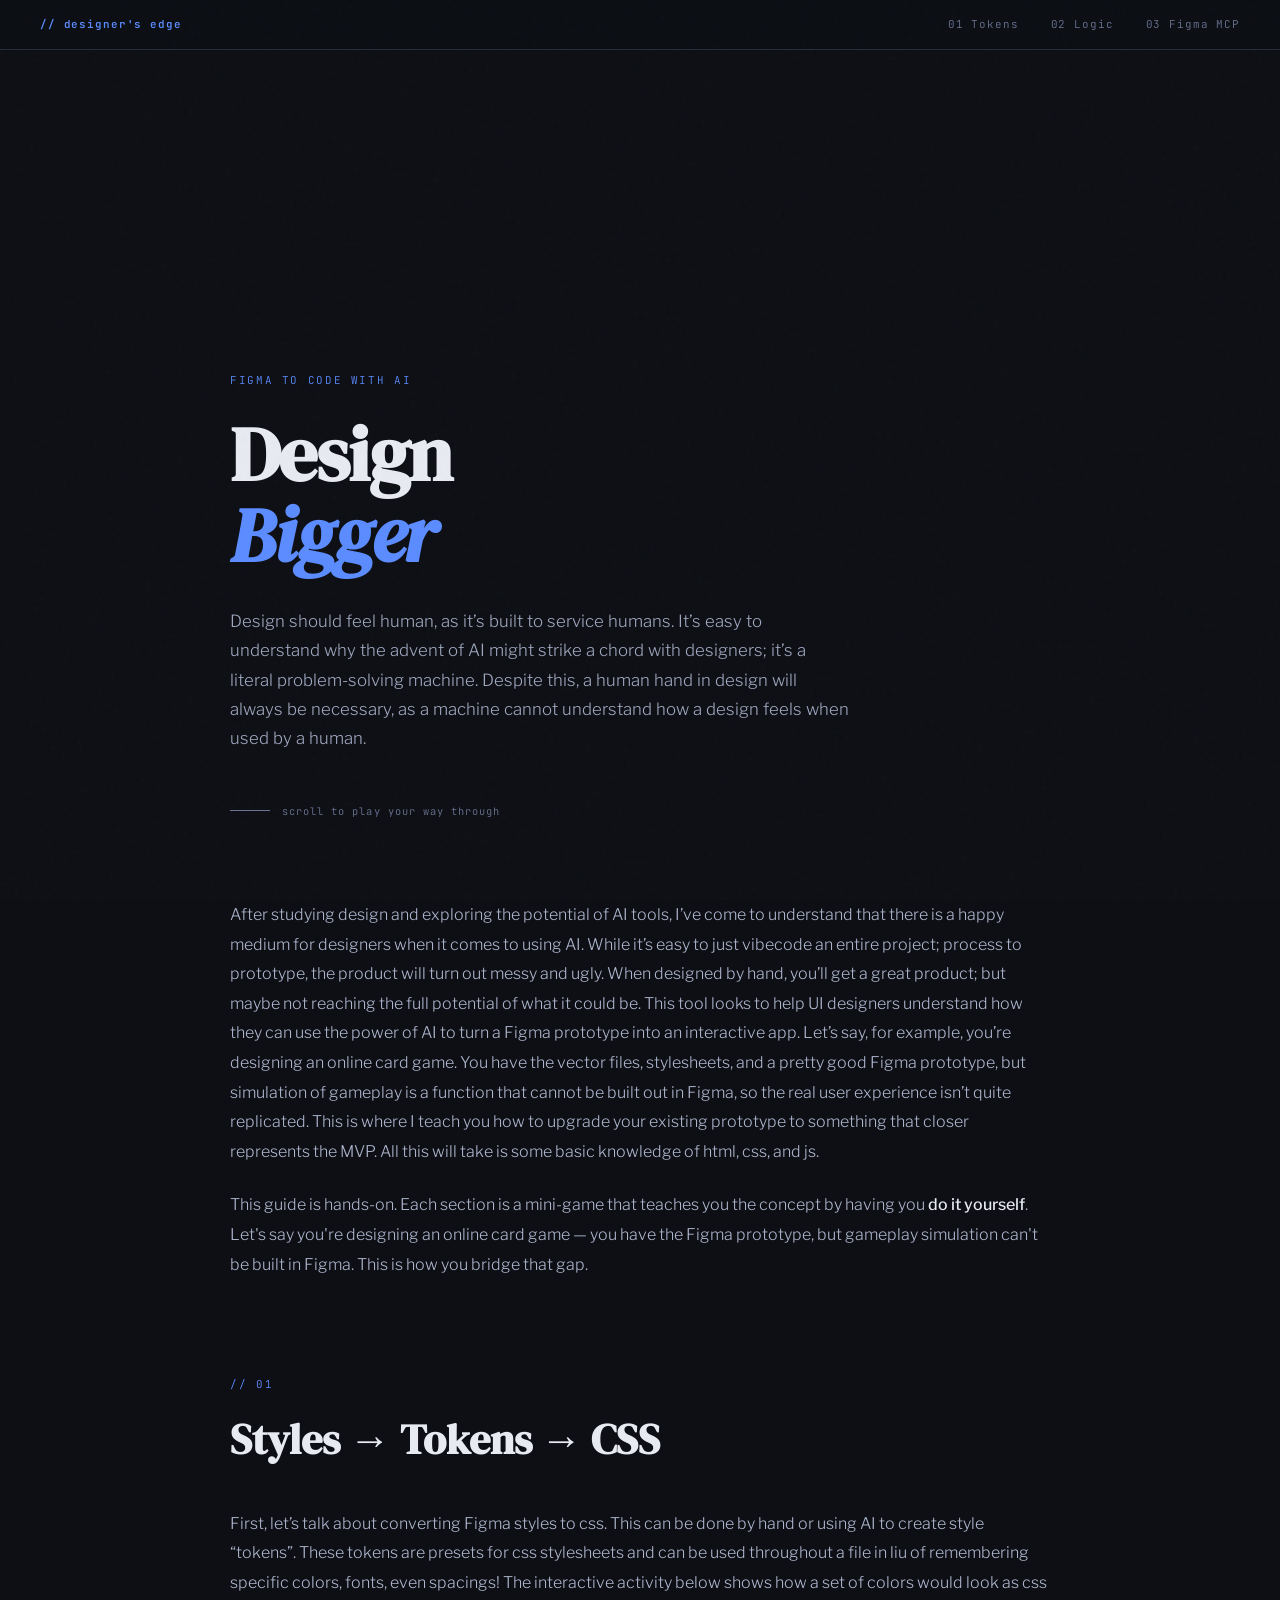
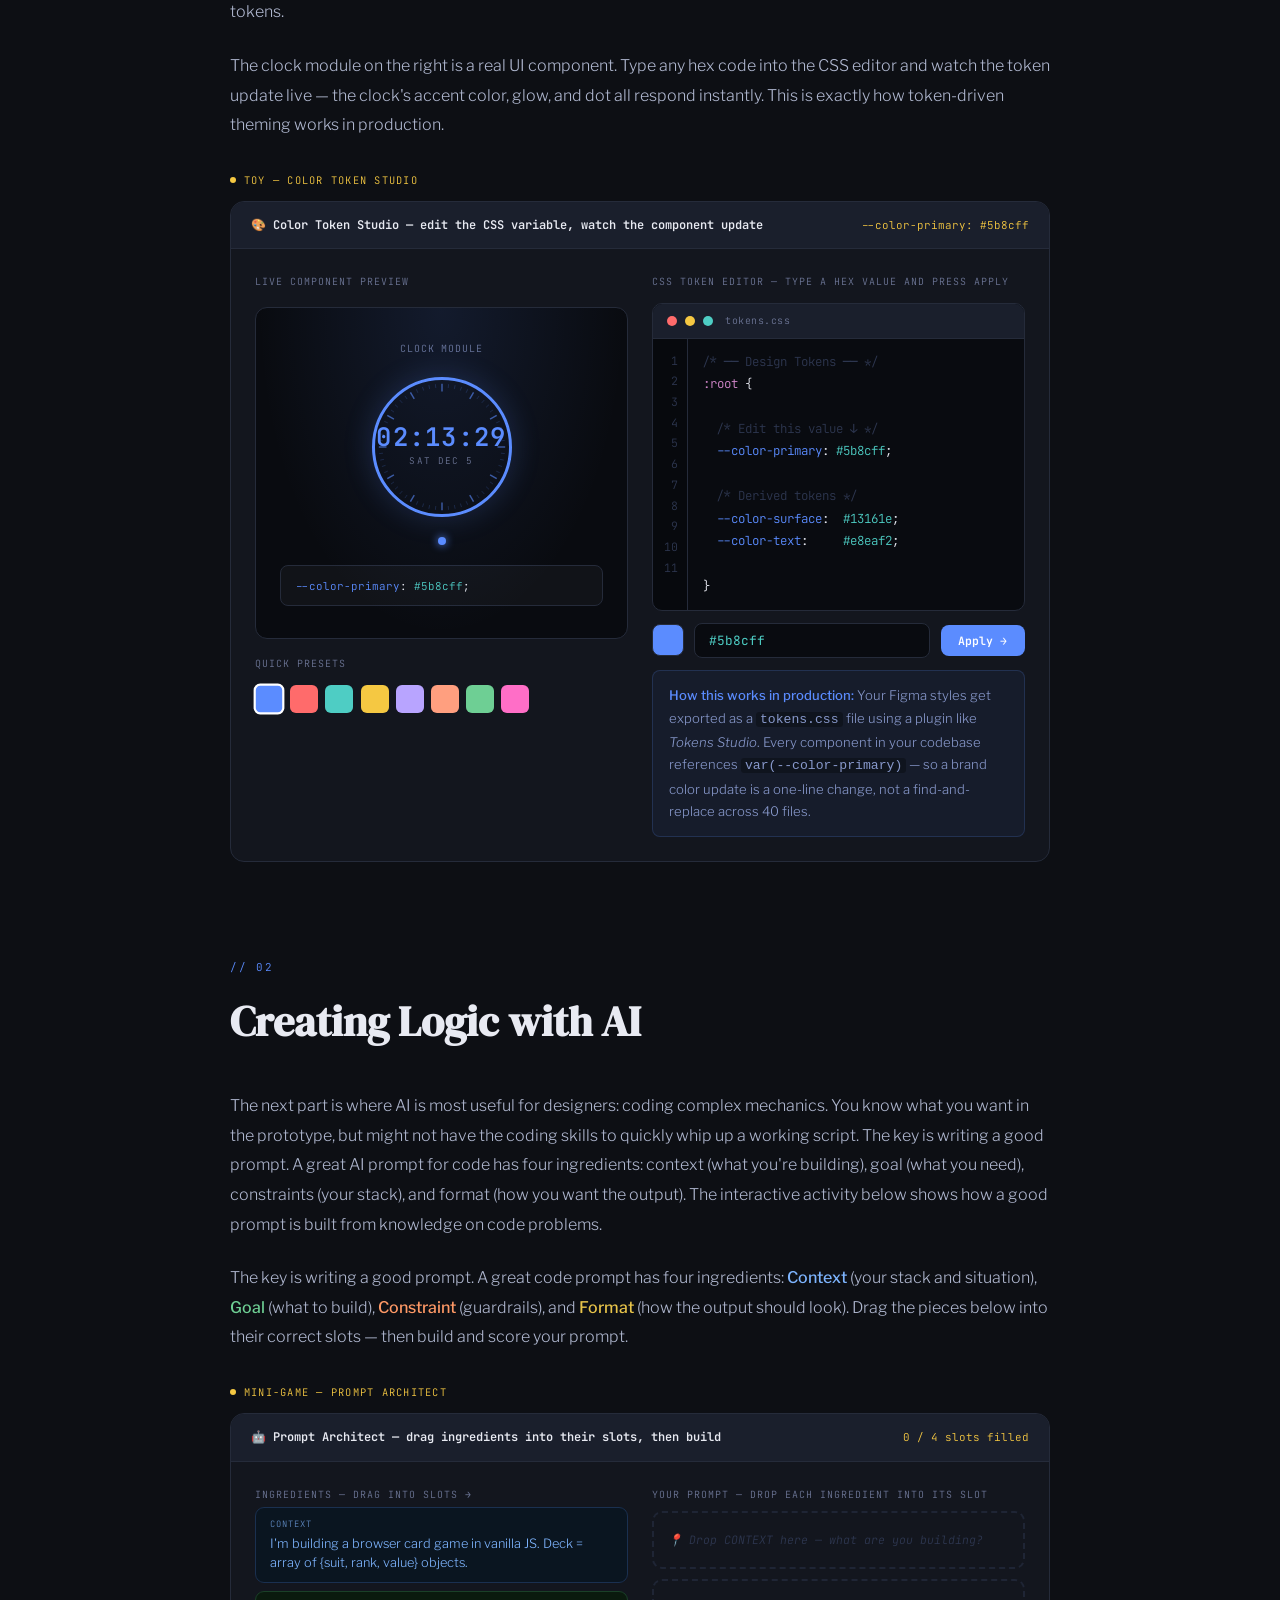
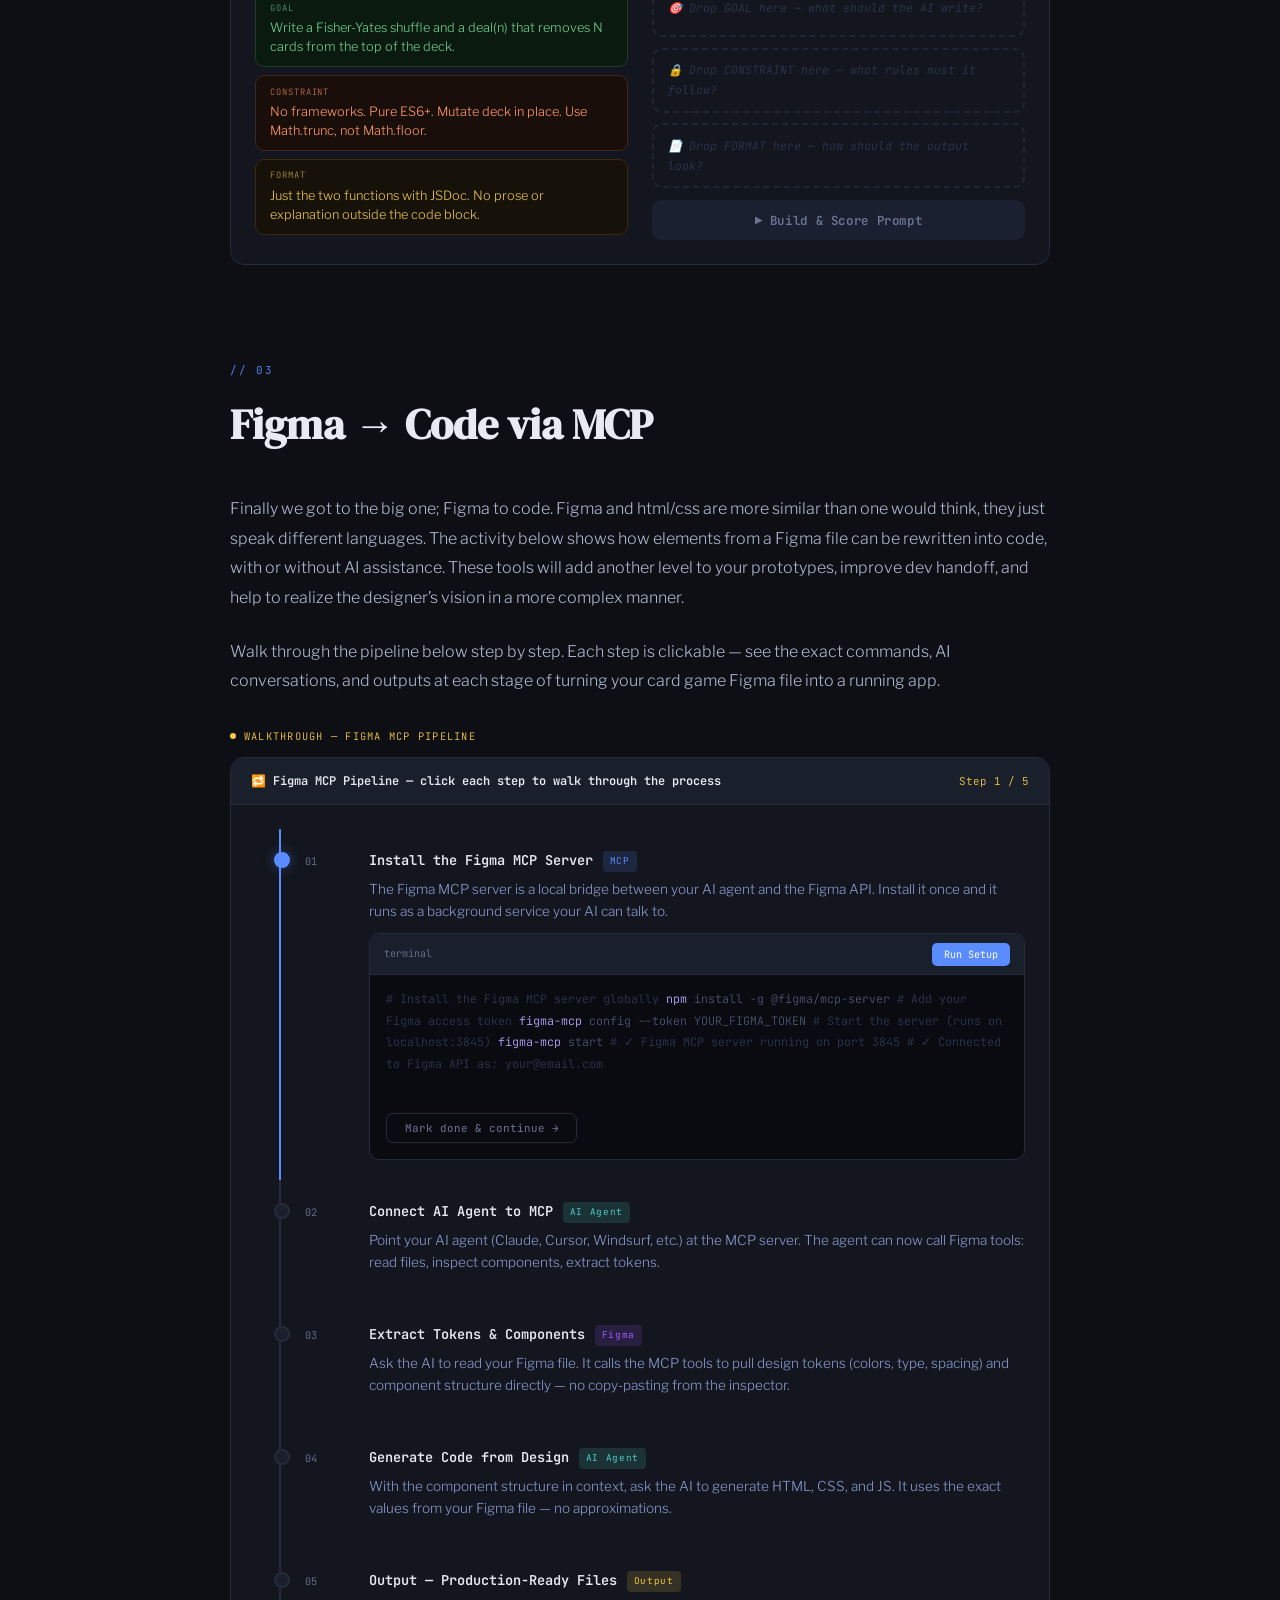
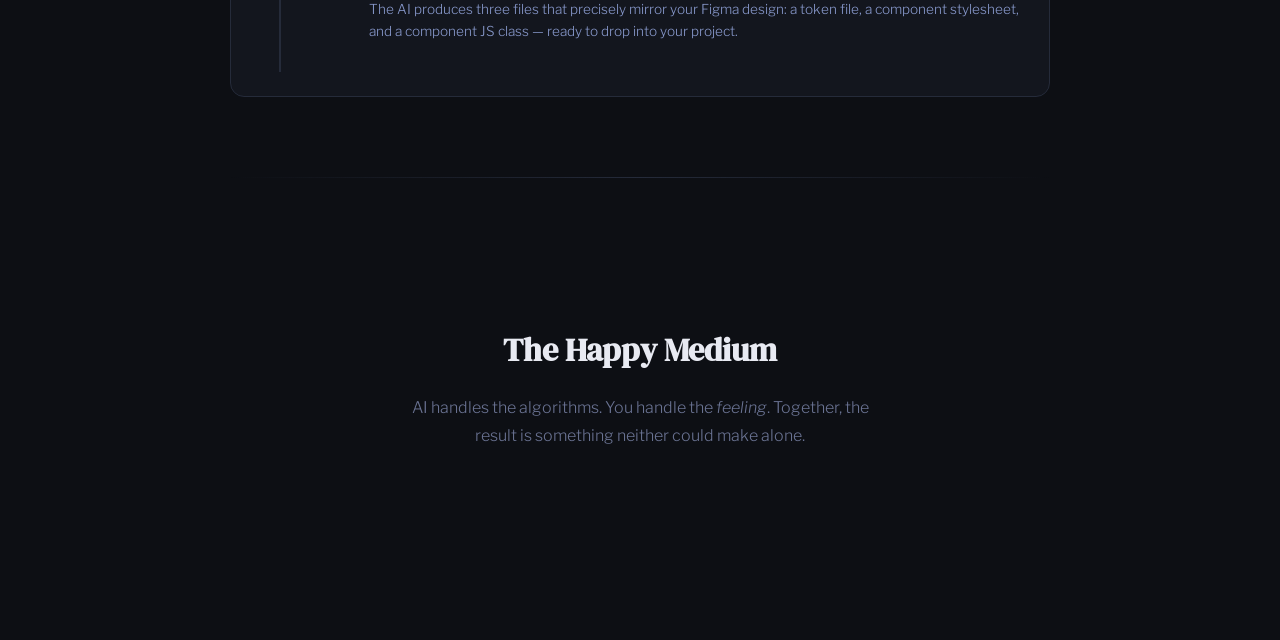
<file: design-essay.html>
<!DOCTYPE html>
<html lang="en">
<head>
<meta charset="UTF-8">
<meta name="viewport" content="width=device-width, initial-scale=1.0">
<title>The Designer's Edge</title>
<link rel="preconnect" href="https://fonts.googleapis.com">
<link href="https://fonts.googleapis.com/css2?family=DM+Serif+Display:ital@0;1&family=JetBrains+Mono:wght@300;400;600&family=Libre+Franklin:wght@300;400;500&display=swap" rel="stylesheet">
<style>
/* ── TOKENS ── */
:root {
  --bg:#0d0f14; --surface:#13161e; --surface2:#1a1f2c; --border:#252b3a;
  --accent:#5b8cff; --accent2:#ff6b6b; --accent3:#4ecdc4; --gold:#f5c842;
  --text:#e8eaf2; --muted:#6b7494; --code-bg:#090b10;
}
*{box-sizing:border-box;margin:0;padding:0;}
html{scroll-behavior:smooth;}
body{background:var(--bg);color:var(--text);font-family:'Libre Franklin',sans-serif;font-weight:300;line-height:1.75;overflow-x:hidden;}
body::before{content:'';position:fixed;inset:0;background-image:url("data:image/svg+xml,%3Csvg viewBox='0 0 200 200' xmlns='http://www.w3.org/2000/svg'%3E%3Cfilter id='n'%3E%3CfeTurbulence type='fractalNoise' baseFrequency='0.85' numOctaves='4' stitchTiles='stitch'/%3E%3C/filter%3E%3Crect width='100%25' height='100%25' filter='url(%23n)' opacity='0.04'/%3E%3C/svg%3E");pointer-events:none;z-index:9999;opacity:.5;}

/* ── PROGRESS + NAV ── */
#progress{position:fixed;top:0;left:0;height:2px;width:0;background:linear-gradient(90deg,var(--accent),var(--accent3));z-index:1001;transition:width .1s;}
nav{position:fixed;top:0;left:0;right:0;height:50px;display:flex;align-items:center;padding:0 2.5rem;gap:2rem;background:rgba(13,15,20,.92);backdrop-filter:blur(14px);border-bottom:1px solid var(--border);z-index:100;font-family:'JetBrains Mono',monospace;font-size:.68rem;letter-spacing:.08em;}
nav .logo{color:var(--accent);font-weight:600;margin-right:auto;}
nav a{color:var(--muted);text-decoration:none;cursor:pointer;transition:color .2s;}
nav a:hover{color:var(--text);}

/* ── HERO ── */
.hero{min-height:100vh;display:flex;flex-direction:column;justify-content:flex-end;padding:8rem 2.5rem 5rem;max-width:900px;margin:0 auto;}
.hero-label{font-family:'JetBrains Mono',monospace;font-size:.68rem;color:var(--accent);letter-spacing:.15em;text-transform:uppercase;margin-bottom:1.5rem;opacity:0;animation:fadeUp .8s .2s forwards;}
.hero h1{font-family:'DM Serif Display',serif;font-size:clamp(3rem,6vw,5.5rem);line-height:1.05;letter-spacing:-.02em;margin-bottom:2rem;opacity:0;animation:fadeUp .8s .4s forwards;}
.hero h1 em{color:var(--accent);font-style:italic;}
.hero p.lead{max-width:620px;font-size:1.05rem;color:#a0a8c0;margin-bottom:3rem;opacity:0;animation:fadeUp .8s .6s forwards;}
.scroll-hint{font-family:'JetBrains Mono',monospace;font-size:.65rem;color:var(--muted);letter-spacing:.1em;display:flex;align-items:center;gap:.75rem;opacity:0;animation:fadeUp .8s 1s forwards;}
.scroll-hint::before{content:'';display:block;width:40px;height:1px;background:var(--muted);}

/* ── CONTENT ── */
.content{max-width:900px;margin:0 auto;padding:0 2.5rem 8rem;}
.section-header{margin:6rem 0 2rem;}
.section-num{font-family:'JetBrains Mono',monospace;font-size:.68rem;color:var(--accent);letter-spacing:.15em;display:block;margin-bottom:.6rem;}
.section-header h2{font-family:'DM Serif Display',serif;font-size:clamp(1.8rem,3.5vw,2.6rem);}
.body-text{font-size:1rem;color:#b0b8d0;line-height:1.85;margin-bottom:1.5rem;}
.body-text strong{color:var(--text);font-weight:500;}
.game-label{display:inline-flex;align-items:center;gap:.5rem;font-family:'JetBrains Mono',monospace;font-size:.65rem;color:var(--gold);letter-spacing:.12em;text-transform:uppercase;margin-bottom:.75rem;}
.game-label .dot{width:6px;height:6px;border-radius:50%;background:var(--gold);animation:pulse 2s infinite;}

/* ── GAME SHELL ── */
.game-shell{background:var(--surface);border:1px solid var(--border);border-radius:14px;overflow:hidden;margin-bottom:2.5rem;}
.game-top-bar{display:flex;align-items:center;justify-content:space-between;padding:.8rem 1.25rem;background:var(--surface2);border-bottom:1px solid var(--border);}
.game-title{font-family:'JetBrains Mono',monospace;font-size:.75rem;font-weight:600;color:var(--text);}
.game-badge{font-family:'JetBrains Mono',monospace;font-size:.68rem;color:var(--gold);}
.game-body{padding:1.5rem;}

/* ══════════════════════════════════════════
   GAME 1 — COLOR TOKEN STUDIO
   Left: live clock module | Right: CSS editor
══════════════════════════════════════════ */
.studio-grid{display:grid;grid-template-columns:1fr 1fr;gap:1.5rem;align-items:start;}

/* Clock Module */
.clock-module{
  background:var(--code-bg);border:1px solid var(--border);border-radius:12px;
  padding:2rem 1.5rem;display:flex;flex-direction:column;align-items:center;gap:1.25rem;
  position:relative;overflow:hidden;transition:border-color .3s;
}
.clock-module::before{
  content:'';position:absolute;inset:0;
  background:radial-gradient(ellipse at 50% 0%,var(--clock-glow,rgba(91,140,255,.12)) 0%,transparent 70%);
  pointer-events:none;transition:background .4s;
}
.clock-face{
  width:140px;height:140px;border-radius:50%;
  border:3px solid var(--clock-accent,#5b8cff);
  display:flex;flex-direction:column;align-items:center;justify-content:center;gap:.15rem;
  position:relative;box-shadow:0 0 30px var(--clock-shadow,rgba(91,140,255,.2));
  transition:border-color .4s,box-shadow .4s;
}
.clock-time{font-family:'JetBrains Mono',monospace;font-size:1.6rem;font-weight:600;color:var(--clock-accent,#5b8cff);letter-spacing:.05em;transition:color .4s;line-height:1;}
.clock-date{font-family:'JetBrains Mono',monospace;font-size:.58rem;color:var(--muted);letter-spacing:.12em;text-transform:uppercase;}
.clock-label{font-family:'JetBrains Mono',monospace;font-size:.62rem;color:var(--muted);letter-spacing:.1em;text-transform:uppercase;}
.clock-ticks{position:absolute;inset:0;border-radius:50%;}
.clock-dot{
  width:8px;height:8px;border-radius:50%;
  background:var(--clock-accent,#5b8cff);
  box-shadow:0 0 8px var(--clock-accent,#5b8cff);
  transition:background .4s,box-shadow .4s;
}
.clock-token-preview{
  width:100%;background:rgba(255,255,255,.03);border:1px solid var(--border);border-radius:8px;
  padding:.65rem .9rem;font-family:'JetBrains Mono',monospace;font-size:.68rem;line-height:1.7;
}
.ctp-var{color:var(--accent);}
.ctp-val{color:var(--accent3);transition:color .3s;}

/* Swatch Presets */
.swatch-presets{display:flex;gap:.45rem;flex-wrap:wrap;margin-top:.25rem;}
.preset-swatch{
  width:28px;height:28px;border-radius:6px;cursor:pointer;border:2px solid transparent;
  transition:all .2s;flex-shrink:0;
}
.preset-swatch:hover{transform:scale(1.15);}
.preset-swatch.active{border-color:white;transform:scale(1.1);}

/* CSS Code Editor */
.css-editor-wrap{display:flex;flex-direction:column;gap:.75rem;}
.editor-label{font-family:'JetBrains Mono',monospace;font-size:.62rem;color:var(--muted);letter-spacing:.1em;text-transform:uppercase;}
.css-editor{
  background:var(--code-bg);border:1px solid var(--border);border-radius:10px;overflow:hidden;
  font-family:'JetBrains Mono',monospace;font-size:.78rem;line-height:1.8;
}
.editor-header{
  display:flex;align-items:center;gap:.5rem;padding:.5rem .9rem;
  background:var(--surface2);border-bottom:1px solid var(--border);
}
.editor-dot{width:10px;height:10px;border-radius:50%;}
.editor-filename{margin-left:.25rem;font-size:.62rem;color:var(--muted);letter-spacing:.05em;}
.editor-lines{display:flex;}
.line-nums{
  padding:.75rem .6rem;background:rgba(0,0,0,.2);border-right:1px solid var(--border);
  color:#2d364f;font-size:.72rem;line-height:1.8;text-align:right;user-select:none;min-width:2.2rem;
}
.editor-content{padding:.75rem .9rem;flex:1;min-height:180px;outline:none;white-space:pre;}
.e-comment{color:#2d364f;}
.e-sel{color:#d488cc;}
.e-prop{color:var(--accent);}
.e-val-static{color:var(--accent3);}

/* Hex input row */
.hex-input-row{display:flex;gap:.65rem;align-items:center;}
.hex-preview-dot{width:32px;height:32px;border-radius:8px;border:1px solid var(--border);flex-shrink:0;transition:background .2s;}
.hex-input{
  flex:1;background:var(--code-bg);border:1px solid var(--border);border-radius:8px;
  padding:.5rem .85rem;font-family:'JetBrains Mono',monospace;font-size:.8rem;
  color:var(--accent3);outline:none;transition:border-color .2s;
}
.hex-input:focus{border-color:var(--accent);}
.hex-input.error{border-color:var(--accent2);animation:shake .3s;}
.apply-btn{
  padding:.5rem 1.1rem;background:var(--accent);border:none;border-radius:8px;
  font-family:'JetBrains Mono',monospace;font-size:.72rem;font-weight:600;
  color:#fff;cursor:pointer;transition:all .2s;white-space:nowrap;
}
.apply-btn:hover{background:#4a7bee;transform:translateY(-1px);}

.token-explainer{
  background:rgba(91,140,255,.06);border:1px solid rgba(91,140,255,.18);
  border-radius:8px;padding:.85rem 1rem;font-size:.82rem;color:#8899cc;line-height:1.7;
}
.token-explainer strong{color:var(--accent);font-weight:500;}


/* ══════════════════════════════════════════
   GAME 2 — PROMPT ARCHITECT
   Drop zone broken into 4 labeled slots
══════════════════════════════════════════ */
.architect-grid{display:grid;grid-template-columns:1fr 1fr;gap:1.5rem;}

/* Ingredient chips */
.ingredient-bank{display:flex;flex-direction:column;gap:.5rem;}
.bank-label{font-family:'JetBrains Mono',monospace;font-size:.62rem;color:var(--muted);letter-spacing:.1em;text-transform:uppercase;margin-bottom:.25rem;}
.ing-chip{
  padding:.6rem .9rem;border-radius:9px;cursor:grab;user-select:none;
  font-size:.8rem;line-height:1.5;transition:all .2s;border:1px solid transparent;
  position:relative;
}
.ing-chip:hover{transform:translateX(3px);}
.ing-chip.used{opacity:.22;cursor:not-allowed;pointer-events:none;}
.ing-chip:active{cursor:grabbing;}
.ing-type-tag{font-family:'JetBrains Mono',monospace;font-size:.55rem;letter-spacing:.1em;opacity:.7;display:block;margin-bottom:.2rem;}
.ic-context   {background:#0a1520;border-color:#1a3050;color:#7eb5ff;}
.ic-goal      {background:#0a1a0e;border-color:#1a4028;color:#6ecf94;}
.ic-constraint{background:#1a0e0a;border-color:#402820;color:#ff9966;}
.ic-format    {background:#16120a;border-color:#3a2a06;color:#e8c44a;}

/* 4-slot drop zone */
.prompt-slots{display:flex;flex-direction:column;gap:.65rem;}
.slot-label{font-family:'JetBrains Mono',monospace;font-size:.62rem;color:var(--muted);letter-spacing:.1em;text-transform:uppercase;margin-bottom:.5rem;}
.prompt-slot{
  border-radius:10px;padding:.65rem .9rem;min-height:58px;
  border:2px dashed #1f2535;transition:all .25s;display:flex;align-items:center;
  font-family:'JetBrains Mono',monospace;font-size:.74rem;gap:.6rem;position:relative;
}
.slot-placeholder{color:#2d364f;font-style:italic;font-size:.72rem;pointer-events:none;}
.prompt-slot.drag-over{border-color:var(--accent);background:rgba(91,140,255,.06);}
.prompt-slot.filled-context   {background:#0a1520;border:2px solid #1a3050;}
.prompt-slot.filled-goal      {background:#0a1a0e;border:2px solid #1a4028;}
.prompt-slot.filled-constraint{background:#1a0e0a;border:2px solid #402820;}
.prompt-slot.filled-format    {background:#16120a;border:2px solid #3a2a06;}
.slot-clear{
  position:absolute;right:.65rem;top:50%;transform:translateY(-50%);
  background:none;border:none;color:var(--muted);cursor:pointer;font-size:.8rem;
  opacity:0;transition:opacity .2s;padding:.2rem;
}
.prompt-slot:hover .slot-clear{opacity:1;}
.slot-filled-text{flex:1;line-height:1.5;}
.slot-filled-tag{font-size:.58rem;opacity:.65;margin-bottom:.15rem;display:block;}

/* Build btn + result */
.build-prompt-btn{
  width:100%;padding:.7rem;background:var(--accent);border:none;border-radius:9px;
  font-family:'JetBrains Mono',monospace;font-size:.78rem;font-weight:600;
  color:#fff;cursor:pointer;transition:all .2s;letter-spacing:.05em;margin-top:.75rem;
}
.build-prompt-btn:hover:not(:disabled){background:#4a7bee;transform:translateY(-1px);}
.build-prompt-btn:disabled{background:#1a2030;color:var(--muted);cursor:not-allowed;}

.prompt-result{
  margin-top:1.25rem;display:none;
  background:var(--code-bg);border:1px solid var(--border);border-radius:12px;overflow:hidden;
}
.prompt-result.show{display:block;animation:popIn .35s;}
.result-tabs{display:flex;border-bottom:1px solid var(--border);}
.result-tab{
  padding:.55rem 1.1rem;font-family:'JetBrains Mono',monospace;font-size:.68rem;
  color:var(--muted);cursor:pointer;border-bottom:2px solid transparent;margin-bottom:-1px;transition:all .2s;
}
.result-tab.active{color:var(--accent);border-bottom-color:var(--accent);}
.result-pane{padding:1.25rem;display:none;font-size:.82rem;}
.result-pane.active{display:block;}
/* assembled prompt */
.assembled-text{line-height:1.9;color:var(--text);}
.assembled-text .pt-ctx{color:#7eb5ff;}
.assembled-text .pt-goal{color:#6ecf94;}
.assembled-text .pt-con{color:#ff9966;}
.assembled-text .pt-fmt{color:#e8c44a;}
/* score panel */
.score-grid{display:grid;grid-template-columns:1fr 1fr;gap:.75rem;margin-bottom:1rem;}
.score-card{background:var(--surface2);border-radius:8px;padding:.75rem;text-align:center;}
.score-num{font-family:'JetBrains Mono',monospace;font-size:1.4rem;font-weight:600;display:block;}
.score-desc{font-size:.7rem;color:var(--muted);font-family:'JetBrains Mono',monospace;margin-top:.2rem;}
.score-bar-wrap{height:4px;background:#1a1f2c;border-radius:99px;overflow:hidden;margin:.4rem 0;}
.score-bar-fill{height:100%;border-radius:99px;transition:width .6s cubic-bezier(.34,1.56,.64,1);}
.feedback-item{margin-bottom:.5rem;padding:.5rem .75rem;border-radius:6px;font-size:.78rem;line-height:1.5;}
.fb-good{background:rgba(78,205,196,.08);border:1px solid rgba(78,205,196,.2);color:var(--accent3);}
.fb-warn{background:rgba(255,153,102,.08);border:1px solid rgba(255,153,102,.2);color:#ff9966;}
.fb-miss{background:rgba(255,107,107,.08);border:1px solid rgba(255,107,107,.2);color:var(--accent2);}
.reset-prompt-btn{background:none;border:1px solid var(--border);border-radius:7px;padding:.4rem 1rem;font-family:'JetBrains Mono',monospace;font-size:.68rem;color:var(--muted);cursor:pointer;transition:all .2s;margin-top:.75rem;}
.reset-prompt-btn:hover{border-color:var(--accent);color:var(--accent);}


/* ══════════════════════════════════════════
   GAME 3 — FIGMA MCP WALKTHROUGH
   Step-by-step clickable pipeline
══════════════════════════════════════════ */
.mcp-pipeline{display:flex;flex-direction:column;gap:0;}
.pipeline-step{
  display:grid;grid-template-columns:48px 1fr;gap:1rem;
  padding:1.25rem 0;border-left:2px solid var(--border);margin-left:24px;
  padding-left:1.5rem;position:relative;transition:border-color .3s;cursor:pointer;
}
.pipeline-step::before{
  content:'';position:absolute;left:-7px;top:1.4rem;
  width:12px;height:12px;border-radius:50%;background:var(--surface2);
  border:2px solid var(--border);transition:all .3s;
}
.pipeline-step.active::before{background:var(--accent);border-color:var(--accent);box-shadow:0 0 12px rgba(91,140,255,.4);}
.pipeline-step.done::before{background:var(--accent3);border-color:var(--accent3);}
.pipeline-step.active{border-color:var(--accent);}
.pipeline-step.done{border-color:var(--accent3);}
.step-num{font-family:'JetBrains Mono',monospace;font-size:.65rem;color:var(--muted);padding-top:.15rem;}
.step-content{flex:1;}
.step-title{font-family:'JetBrains Mono',monospace;font-size:.85rem;font-weight:600;color:var(--text);margin-bottom:.3rem;display:flex;align-items:center;gap:.6rem;}
.step-title .step-tag{font-size:.58rem;padding:.15rem .45rem;border-radius:4px;font-weight:400;letter-spacing:.07em;}
.tag-figma{background:rgba(162,89,255,.15);color:#a259ff;}
.tag-mcp{background:rgba(91,140,255,.15);color:var(--accent);}
.tag-ai{background:rgba(78,205,196,.15);color:var(--accent3);}
.tag-output{background:rgba(245,200,66,.15);color:var(--gold);}
.step-desc{font-size:.85rem;color:#8899cc;line-height:1.65;margin-bottom:.6rem;}
.step-panel{
  display:none;background:var(--code-bg);border:1px solid var(--border);border-radius:10px;
  overflow:hidden;margin-top:.65rem;animation:slideDown .3s;
}
.pipeline-step.active .step-panel,.pipeline-step.done .step-panel{display:block;}
@keyframes slideDown{from{opacity:0;transform:translateY(-8px)}to{opacity:1;transform:translateY(0)}}
.panel-bar{display:flex;align-items:center;justify-content:space-between;padding:.55rem .9rem;background:var(--surface2);border-bottom:1px solid var(--border);}
.panel-bar-title{font-family:'JetBrains Mono',monospace;font-size:.63rem;color:var(--muted);}
.panel-bar-action{
  font-family:'JetBrains Mono',monospace;font-size:.63rem;padding:.3rem .75rem;
  background:var(--accent);color:#fff;border:none;border-radius:5px;cursor:pointer;transition:all .2s;
}
.panel-bar-action:hover{background:#4a7bee;}
.panel-bar-action.done-action{background:var(--accent3);color:#0a1a14;cursor:default;}
.panel-code{padding:.85rem 1rem;font-family:'JetBrains Mono',monospace;font-size:.73rem;line-height:1.85;color:#4a5270;}
.panel-chat{padding:.85rem 1rem;display:flex;flex-direction:column;gap:.6rem;}
.chat-msg{padding:.6rem .85rem;border-radius:8px;font-size:.8rem;line-height:1.55;max-width:88%;}
.chat-user{background:var(--surface2);border:1px solid var(--border);color:var(--text);align-self:flex-end;margin-left:auto;}
.chat-ai{background:rgba(91,140,255,.08);border:1px solid rgba(91,140,255,.18);color:#8899cc;}
.chat-label{font-family:'JetBrains Mono',monospace;font-size:.58rem;color:var(--muted);letter-spacing:.08em;margin-bottom:.25rem;}
.chat-typing{display:flex;gap:4px;align-items:center;padding:.5rem .85rem;}
.chat-typing span{width:6px;height:6px;border-radius:50%;background:var(--accent);opacity:.4;animation:typingDot 1.2s infinite;}
.chat-typing span:nth-child(2){animation-delay:.2s;}
.chat-typing span:nth-child(3){animation-delay:.4s;}
@keyframes typingDot{0%,80%,100%{opacity:.2;transform:scale(.8)}40%{opacity:1;transform:scale(1)}}
.panel-output{padding:1rem;}
.output-file{background:var(--surface2);border:1px solid var(--border);border-radius:8px;overflow:hidden;margin-bottom:.6rem;}
.output-file-header{padding:.4rem .75rem;background:var(--surface2);border-bottom:1px solid var(--border);font-family:'JetBrains Mono',monospace;font-size:.62rem;color:var(--muted);display:flex;align-items:center;gap:.5rem;}
.output-file-code{padding:.75rem;font-family:'JetBrains Mono',monospace;font-size:.71rem;line-height:1.8;color:#4a5270;}
.step-next-btn{
  margin-top:.75rem;display:inline-block;padding:.45rem 1.1rem;background:transparent;
  border:1px solid var(--border);border-radius:7px;font-family:'JetBrains Mono',monospace;
  font-size:.68rem;color:var(--muted);cursor:pointer;transition:all .2s;
}
.step-next-btn:hover{border-color:var(--accent);color:var(--accent);}
.step-next-btn.done-btn{border-color:var(--accent3);color:var(--accent3);}

/* Syntax colours shared */
.c-tag{color:var(--accent);} .c-attr{color:#d488cc;} .c-val{color:var(--accent3);}
.c-comment{color:#2d364f;} .c-prop{color:#7eb5ff;} .c-css{color:#e8c44a;}
.c-str{color:#ff9f7f;} .c-fn{color:#b8a4ff;}

/* ── CLOSING ── */
.divider{height:1px;background:linear-gradient(90deg,transparent,var(--border),transparent);margin:5rem 0;}
.closing{text-align:center;padding:4rem 0;}
.closing h3{font-family:'DM Serif Display',serif;font-size:2rem;margin-bottom:1rem;}
.closing p{color:var(--muted);max-width:500px;margin:0 auto;}

/* ── REVEAL ── */
.reveal{opacity:0;transform:translateY(22px);transition:opacity .7s,transform .7s;}
.reveal.visible{opacity:1;transform:translateY(0);}

/* ── ANIMATIONS ── */
@keyframes fadeUp{from{opacity:0;transform:translateY(20px)}to{opacity:1;transform:translateY(0)}}
@keyframes pulse{0%,100%{opacity:1}50%{opacity:.3}}
@keyframes popIn{0%{transform:scale(.94)}60%{transform:scale(1.03)}100%{transform:scale(1)}}
@keyframes shake{0%,100%{transform:translateX(0)}25%{transform:translateX(-5px)}75%{transform:translateX(5px)}}

@media(max-width:680px){
  .studio-grid,.architect-grid{grid-template-columns:1fr;}
  nav a:not(.logo){display:none;}
  .score-grid{grid-template-columns:1fr;}
}
</style>
</head>
<body>

<div id="progress"></div>
<nav>
  <span class="logo">// designer's edge</span>
  <a onclick="document.getElementById('tokens').scrollIntoView({behavior:'smooth'})">01 Tokens</a>
  <a onclick="document.getElementById('logic').scrollIntoView({behavior:'smooth'})">02 Logic</a>
  <a onclick="document.getElementById('figma').scrollIntoView({behavior:'smooth'})">03 Figma MCP</a>
</nav>

<!-- ── HERO ── -->
<section class="hero" id="intro">
  <div class="hero-label">Figma to Code with AI</div>
  <h1>Design<br><em>Bigger</em></h1>
  <p class="lead">Design should feel human, as it’s built to service humans. It’s easy to understand why the advent of AI might strike a chord with designers; it’s a literal problem-solving machine. Despite this, a human hand in design will always be necessary, as a machine cannot understand how a design feels when used by a human.</p>
  <div class="scroll-hint">scroll to play your way through</div>
</section>

<main class="content">

  <p class="body-text reveal">After studying design and exploring the potential of AI tools, I’ve come to understand that there is a happy medium for designers when it comes to using AI. While it’s easy to just vibecode an entire project; process to prototype, the product will turn out messy and ugly. When designed by hand, you’ll get a great product; but maybe not reaching the full potential of what it could be. This tool looks to help UI designers understand how they can use the power of AI to turn a Figma prototype into an interactive app. Let’s say, for example, you’re designing an online card game. You have the vector files, stylesheets, and a pretty good Figma prototype, but simulation of gameplay is a function that cannot be built out in Figma, so the real user experience isn’t quite replicated. This is where I teach you how to upgrade your existing prototype to something that closer represents the MVP. All this will take is some basic knowledge of html, css, and js.</p>
  <p class="body-text reveal">This guide is hands-on. Each section is a mini-game that teaches you the concept by having you <strong>do it yourself</strong>. Let's say you're designing an online card game — you have the Figma prototype, but gameplay simulation can't be built in Figma. This is how you bridge that gap.</p>

  <!-- ═══════════════════════════════════════════════════
       SECTION 01 — COLOR TOKEN STUDIO
  ═══════════════════════════════════════════════════ -->
  <div id="tokens" class="section-header reveal">
    <span class="section-num">// 01</span>
    <h2>Styles → Tokens → CSS</h2>
  </div>
  <p class="body-text reveal">First, let’s talk about converting Figma styles to css. This can be done by hand or using AI to create style “tokens”. These tokens are presets for css stylesheets and can be used throughout a file in liu of remembering specific colors, fonts, even spacings! The interactive activity below shows how a set of colors would look as css tokens.</p>
  <p class="body-text reveal">The clock module on the right is a real UI component. Type any hex code into the CSS editor and watch the token update live — the clock's accent color, glow, and dot all respond instantly. This is exactly how token-driven theming works in production.</p>

  <div class="game-label reveal"><span class="dot"></span> Toy — Color Token Studio</div>
  <div class="game-shell reveal">
    <div class="game-top-bar">
      <span class="game-title">🎨 Color Token Studio — edit the CSS variable, watch the component update</span>
      <span class="game-badge" id="token-badge">--color-primary: #5b8cff</span>
    </div>
    <div class="game-body">
      <div class="studio-grid">

        <!-- LEFT: Live Clock Preview -->
        <div style="display:flex;flex-direction:column;gap:1rem;">
          <div class="editor-label">Live Component Preview</div>
          <div class="clock-module" id="clockModule">
            <div class="clock-label">CLOCK MODULE</div>
            <div class="clock-face" id="clockFace">
              <svg class="clock-ticks" viewBox="0 0 140 140" style="position:absolute;inset:0;width:100%;height:100%;">
                <g id="tick-group"></g>
              </svg>
              <div class="clock-time" id="clockTime">00:00:00</div>
              <div class="clock-date" id="clockDate">SUN APR 12</div>
            </div>
            <div class="clock-dot" id="clockDot"></div>
            <div class="clock-token-preview">
              <span class="ctp-var">--color-primary</span>: <span class="ctp-val" id="ctpVal">#5b8cff</span>;
            </div>
          </div>

          <div style="display:flex;flex-direction:column;gap:.5rem;">
            <div class="editor-label">Quick Presets</div>
            <div class="swatch-presets" id="swatchPresets">
              <div class="preset-swatch active" style="background:#5b8cff" data-hex="#5b8cff" onclick="applyPreset(this)" title="Blue"></div>
              <div class="preset-swatch" style="background:#ff6b6b" data-hex="#ff6b6b" onclick="applyPreset(this)" title="Red"></div>
              <div class="preset-swatch" style="background:#4ecdc4" data-hex="#4ecdc4" onclick="applyPreset(this)" title="Teal"></div>
              <div class="preset-swatch" style="background:#f5c842" data-hex="#f5c842" onclick="applyPreset(this)" title="Gold"></div>
              <div class="preset-swatch" style="background:#b8a4ff" data-hex="#b8a4ff" onclick="applyPreset(this)" title="Lavender"></div>
              <div class="preset-swatch" style="background:#ff9f7f" data-hex="#ff9f7f" onclick="applyPreset(this)" title="Peach"></div>
              <div class="preset-swatch" style="background:#6ecf94" data-hex="#6ecf94" onclick="applyPreset(this)" title="Mint"></div>
              <div class="preset-swatch" style="background:#ff6ec7" data-hex="#ff6ec7" onclick="applyPreset(this)" title="Pink"></div>
            </div>
          </div>
        </div>

        <!-- RIGHT: CSS Editor -->
        <div class="css-editor-wrap">
          <div class="editor-label">CSS Token Editor — type a hex value and press Apply</div>
          <div class="css-editor">
            <div class="editor-header">
              <div class="editor-dot" style="background:#ff6b6b"></div>
              <div class="editor-dot" style="background:#f5c842"></div>
              <div class="editor-dot" style="background:#4ecdc4"></div>
              <span class="editor-filename">tokens.css</span>
            </div>
            <div class="editor-lines">
              <div class="line-nums">1<br>2<br>3<br>4<br>5<br>6<br>7<br>8<br>9<br>10<br>11</div>
              <div class="editor-content"><span class="e-comment">/* ── Design Tokens ── */</span>
<span class="e-sel">:root</span> {

  <span class="e-comment">/* Edit this value ↓ */</span>
  <span class="e-prop">--color-primary</span>: <span id="editorVal" class="e-val-static">#5b8cff</span>;

  <span class="e-comment">/* Derived tokens */</span>
  <span class="e-prop">--color-surface</span>:  <span class="e-val-static">#13161e</span>;
  <span class="e-prop">--color-text</span>:     <span class="e-val-static">#e8eaf2</span>;

}</div>
            </div>
          </div>

          <div class="hex-input-row">
            <div class="hex-preview-dot" id="hexPreviewDot" style="background:#5b8cff"></div>
            <input class="hex-input" id="hexInput" type="text" value="#5b8cff" maxlength="7"
              placeholder="#rrggbb"
              oninput="onHexInput(this.value)"
              onkeydown="if(event.key==='Enter')applyHex()">
            <button class="apply-btn" onclick="applyHex()">Apply →</button>
          </div>

          <div class="token-explainer">
            <strong>How this works in production:</strong> Your Figma styles get exported as a <code style="font-family:monospace;background:rgba(0,0,0,.3);padding:0 .3em;border-radius:3px">tokens.css</code> file using a plugin like <em>Tokens Studio</em>. Every component in your codebase references <code style="font-family:monospace;background:rgba(0,0,0,.3);padding:0 .3em;border-radius:3px">var(--color-primary)</code> — so a brand color update is a one-line change, not a find-and-replace across 40 files.
          </div>
        </div>
      </div>
    </div>
  </div>


  <!-- ═══════════════════════════════════════════════════
       SECTION 02 — PROMPT ARCHITECT
  ═══════════════════════════════════════════════════ -->
  <div id="logic" class="section-header reveal">
    <span class="section-num">// 02</span>
    <h2>Creating Logic with AI</h2>
  </div>
  <p class="body-text reveal">The next part is where AI is most useful for designers: coding complex mechanics. You know what you want in the prototype, but might not have the coding skills to quickly whip up a working script. The key is writing a good prompt. A great AI prompt for code has four ingredients: context (what you're building), goal (what you need), constraints (your stack), and format (how you want the output). The interactive activity below shows how a good prompt is built from knowledge on code problems.</p>
  <p class="body-text reveal">The key is writing a good prompt. A great code prompt has four ingredients: <strong style="color:#7eb5ff">Context</strong> (your stack and situation), <strong style="color:#6ecf94">Goal</strong> (what to build), <strong style="color:#ff9966">Constraint</strong> (guardrails), and <strong style="color:#e8c44a">Format</strong> (how the output should look). Drag the pieces below into their correct slots — then build and score your prompt.</p>

  <div class="game-label reveal"><span class="dot"></span> Mini-Game — Prompt Architect</div>
  <div class="game-shell reveal">
    <div class="game-top-bar">
      <span class="game-title">🤖 Prompt Architect — drag ingredients into their slots, then build</span>
      <span class="game-badge" id="prompt-fill-count">0 / 4 slots filled</span>
    </div>
    <div class="game-body">
      <div class="architect-grid">

        <!-- LEFT: Ingredient Bank -->
        <div>
          <div class="bank-label">Ingredients — drag into slots →</div>
          <div class="ingredient-bank" id="ingredient-bank">

            <div class="ing-chip ic-context" draggable="true" data-type="context"
              data-text="I'm building a browser card game in vanilla JS. The deck is an array of {suit, rank, value} objects."
              ondragstart="ingDragStart(event)">
              <span class="ing-type-tag">CONTEXT</span>
              I'm building a browser card game in vanilla JS. Deck = array of {suit, rank, value} objects.
            </div>

            <div class="ing-chip ic-goal" draggable="true" data-type="goal"
              data-text="Write a Fisher-Yates shuffle function and a deal(n) function that removes N cards from the top of the deck."
              ondragstart="ingDragStart(event)">
              <span class="ing-type-tag">GOAL</span>
              Write a Fisher-Yates shuffle and a deal(n) that removes N cards from the top of the deck.
            </div>

            <div class="ing-chip ic-constraint" draggable="true" data-type="constraint"
              data-text="No frameworks. Pure ES6+. Mutate the deck array in place. Use Math.trunc, not Math.floor."
              ondragstart="ingDragStart(event)">
              <span class="ing-type-tag">CONSTRAINT</span>
              No frameworks. Pure ES6+. Mutate deck in place. Use Math.trunc, not Math.floor.
            </div>

            <div class="ing-chip ic-format" draggable="true" data-type="format"
              data-text="Return just the two functions with JSDoc comments. No explanation or prose outside the code block."
              ondragstart="ingDragStart(event)">
              <span class="ing-type-tag">FORMAT</span>
              Just the two functions with JSDoc. No prose or explanation outside the code block.
            </div>

          </div>
        </div>

        <!-- RIGHT: 4 Labeled Slots + Build -->
        <div>
          <div class="slot-label">Your Prompt — drop each ingredient into its slot</div>
          <div class="prompt-slots">

            <div class="prompt-slot" id="slot-context"
              ondragover="slotDragOver(event,'context')" ondrop="slotDrop(event,'context')" ondragleave="slotDragLeave(event)">
              <span class="slot-placeholder" id="sp-context">📍 Drop CONTEXT here — what are you building?</span>
              <button class="slot-clear" onclick="clearSlot('context')">✕</button>
            </div>

            <div class="prompt-slot" id="slot-goal"
              ondragover="slotDragOver(event,'goal')" ondrop="slotDrop(event,'goal')" ondragleave="slotDragLeave(event)">
              <span class="slot-placeholder" id="sp-goal">🎯 Drop GOAL here — what should the AI write?</span>
              <button class="slot-clear" onclick="clearSlot('goal')">✕</button>
            </div>

            <div class="prompt-slot" id="slot-constraint"
              ondragover="slotDragOver(event,'constraint')" ondrop="slotDrop(event,'constraint')" ondragleave="slotDragLeave(event)">
              <span class="slot-placeholder" id="sp-constraint">🔒 Drop CONSTRAINT here — what rules must it follow?</span>
              <button class="slot-clear" onclick="clearSlot('constraint')">✕</button>
            </div>

            <div class="prompt-slot" id="slot-format"
              ondragover="slotDragOver(event,'format')" ondrop="slotDrop(event,'format')" ondragleave="slotDragLeave(event)">
              <span class="slot-placeholder" id="sp-format">📄 Drop FORMAT here — how should the output look?</span>
              <button class="slot-clear" onclick="clearSlot('format')">✕</button>
            </div>
          </div>

          <button class="build-prompt-btn" id="build-btn" onclick="buildPrompt()" disabled>▶ Build &amp; Score Prompt</button>
        </div>
      </div>

      <!-- Result panel (full width below) -->
      <div class="prompt-result" id="prompt-result">
        <div class="result-tabs">
          <div class="result-tab active" onclick="switchResultTab('assembled')">Assembled Prompt</div>
          <div class="result-tab" onclick="switchResultTab('score')">Score &amp; Analysis</div>
        </div>
        <div class="result-pane active" id="pane-assembled">
          <div class="assembled-text" id="assembled-text"></div>
        </div>
        <div class="result-pane" id="pane-score">
          <div class="score-grid" id="score-grid"></div>
          <div id="feedback-list"></div>
          <button class="reset-prompt-btn" onclick="resetPrompt()">↺ Reset &amp; Try Again</button>
        </div>
      </div>
    </div>
  </div>


  <!-- ═══════════════════════════════════════════════════
       SECTION 03 — FIGMA MCP WALKTHROUGH
  ═══════════════════════════════════════════════════ -->
  <div id="figma" class="section-header reveal">
    <span class="section-num">// 03</span>
    <h2>Figma → Code via MCP</h2>
  </div>
  <p class="body-text reveal">Finally we got to the big one; Figma to code. Figma and html/css are more similar than one would think, they just speak different languages. The activity below shows how elements from a Figma file can be rewritten into code, with or without AI assistance. These tools will add another level to your prototypes, improve dev handoff, and help to realize the designer’s vision in a more complex manner.</p>
  <p class="body-text reveal">Walk through the pipeline below step by step. Each step is clickable — see the exact commands, AI conversations, and outputs at each stage of turning your card game Figma file into a running app.</p>

  <div class="game-label reveal"><span class="dot"></span> Walkthrough — Figma MCP Pipeline</div>
  <div class="game-shell reveal">
    <div class="game-top-bar">
      <span class="game-title">🔁 Figma MCP Pipeline — click each step to walk through the process</span>
      <span class="game-badge" id="mcp-step-badge">Step 0 / 5</span>
    </div>
    <div class="game-body">
      <div class="mcp-pipeline" id="mcp-pipeline">

        <!-- STEP 1 -->
        <div class="pipeline-step" id="step-1" onclick="activateStep(1)">
          <div class="step-num">01</div>
          <div class="step-content">
            <div class="step-title">Install the Figma MCP Server <span class="step-tag tag-mcp">MCP</span></div>
            <div class="step-desc">The Figma MCP server is a local bridge between your AI agent and the Figma API. Install it once and it runs as a background service your AI can talk to.</div>
            <div class="step-panel" id="panel-1">
              <div class="panel-bar">
                <span class="panel-bar-title">terminal</span>
                <button class="panel-bar-action" id="action-1" onclick="event.stopPropagation();stepAction(1)">Run Setup</button>
              </div>
              <div class="panel-code">
<span class="c-comment"># Install the Figma MCP server globally</span>
<span class="c-fn">npm</span> install -g @figma/mcp-server

<span class="c-comment"># Add your Figma access token</span>
<span class="c-fn">figma-mcp</span> config --token YOUR_FIGMA_TOKEN

<span class="c-comment"># Start the server (runs on localhost:3845)</span>
<span class="c-fn">figma-mcp</span> start

<span class="c-comment"># ✓ Figma MCP server running on port 3845</span>
<span class="c-comment"># ✓ Connected to Figma API as: your@email.com</span>
              </div>
              <div style="padding:.75rem 1rem 1rem">
                <button class="step-next-btn" onclick="event.stopPropagation();completeStep(1)">Mark done &amp; continue →</button>
              </div>
            </div>
          </div>
        </div>

        <!-- STEP 2 -->
        <div class="pipeline-step" id="step-2" onclick="activateStep(2)">
          <div class="step-num">02</div>
          <div class="step-content">
            <div class="step-title">Connect AI Agent to MCP <span class="step-tag tag-ai">AI Agent</span></div>
            <div class="step-desc">Point your AI agent (Claude, Cursor, Windsurf, etc.) at the MCP server. The agent can now call Figma tools: read files, inspect components, extract tokens.</div>
            <div class="step-panel" id="panel-2">
              <div class="panel-bar">
                <span class="panel-bar-title">claude_desktop_config.json</span>
                <button class="panel-bar-action" id="action-2" onclick="event.stopPropagation();stepAction(2)">Connect</button>
              </div>
              <div class="panel-code">
{
  <span class="c-prop">"mcpServers"</span>: {
    <span class="c-prop">"figma"</span>: {
      <span class="c-prop">"command"</span>: <span class="c-str">"figma-mcp"</span>,
      <span class="c-prop">"args"</span>: [<span class="c-str">"serve"</span>],
      <span class="c-prop">"env"</span>: {
        <span class="c-prop">"FIGMA_TOKEN"</span>: <span class="c-str">"your-token-here"</span>
      }
    }
  }
}
<span class="c-comment">
// Claude now has access to tools:
// • figma_get_file(fileId)
// • figma_get_node(fileId, nodeId)
// • figma_get_styles(fileId)
// • figma_get_components(fileId)</span>
              </div>
              <div style="padding:.75rem 1rem 1rem">
                <button class="step-next-btn" onclick="event.stopPropagation();completeStep(2)">Mark done &amp; continue →</button>
              </div>
            </div>
          </div>
        </div>

        <!-- STEP 3 -->
        <div class="pipeline-step" id="step-3" onclick="activateStep(3)">
          <div class="step-num">03</div>
          <div class="step-content">
            <div class="step-title">Extract Tokens &amp; Components <span class="step-tag tag-figma">Figma</span></div>
            <div class="step-desc">Ask the AI to read your Figma file. It calls the MCP tools to pull design tokens (colors, type, spacing) and component structure directly — no copy-pasting from the inspector.</div>
            <div class="step-panel" id="panel-3">
              <div class="panel-bar"><span class="panel-bar-title">AI conversation</span><button class="panel-bar-action" id="action-3" onclick="event.stopPropagation();stepAction(3)">Simulate</button></div>
              <div class="panel-chat" id="chat-3">
                <div class="chat-msg chat-user">
                  <div class="chat-label">YOU</div>
                  Read my Figma file (key: aBcD1234) and extract all design tokens and the PlayingCard component structure.
                </div>
              </div>
              <div style="padding:.75rem 1rem 1rem">
                <button class="step-next-btn" onclick="event.stopPropagation();completeStep(3)">Mark done &amp; continue →</button>
              </div>
            </div>
          </div>
        </div>

        <!-- STEP 4 -->
        <div class="pipeline-step" id="step-4" onclick="activateStep(4)">
          <div class="step-num">04</div>
          <div class="step-content">
            <div class="step-title">Generate Code from Design <span class="step-tag tag-ai">AI Agent</span></div>
            <div class="step-desc">With the component structure in context, ask the AI to generate HTML, CSS, and JS. It uses the exact values from your Figma file — no approximations.</div>
            <div class="step-panel" id="panel-4">
              <div class="panel-bar"><span class="panel-bar-title">AI conversation</span><button class="panel-bar-action" id="action-4" onclick="event.stopPropagation();stepAction(4)">Generate</button></div>
              <div class="panel-chat" id="chat-4">
                <div class="chat-msg chat-user">
                  <div class="chat-label">YOU</div>
                  Now generate the PlayingCard component as a vanilla JS class with the exact tokens you just extracted. Include hover interaction and red/black variant support.
                </div>
              </div>
              <div style="padding:.75rem 1rem 1rem">
                <button class="step-next-btn" onclick="event.stopPropagation();completeStep(4)">Mark done &amp; continue →</button>
              </div>
            </div>
          </div>
        </div>

        <!-- STEP 5 -->
        <div class="pipeline-step" id="step-5" onclick="activateStep(5)">
          <div class="step-num">05</div>
          <div class="step-content">
            <div class="step-title">Output — Production-Ready Files <span class="step-tag tag-output">Output</span></div>
            <div class="step-desc">The AI produces three files that precisely mirror your Figma design: a token file, a component stylesheet, and a component JS class — ready to drop into your project.</div>
            <div class="step-panel" id="panel-5">
              <div class="panel-bar"><span class="panel-bar-title">Generated files</span><span style="font-family:'JetBrains Mono',monospace;font-size:.62rem;color:var(--accent3)">✓ 3 files created</span></div>
              <div class="panel-output">
                <div class="output-file">
                  <div class="output-file-header">📄 <span style="color:var(--text)">tokens.css</span></div>
                  <div class="output-file-code"><span class="c-comment">/* Auto-generated from Figma file aBcD1234 */</span>
<span class="c-prop">:root</span> {
  <span class="c-prop">--color-card-red</span>:   <span class="c-css">#ff7070</span>;
  <span class="c-prop">--color-card-black</span>: <span class="c-css">#aaaaee</span>;
  <span class="c-prop">--color-bg-red</span>:     <span class="c-css">#3d1f1f</span>;
  <span class="c-prop">--radius-card</span>:      <span class="c-css">8px</span>;
  <span class="c-prop">--shadow-hover</span>:     <span class="c-css">0 18px 36px rgba(0,0,0,.5)</span>;
}</div>
                </div>
                <div class="output-file">
                  <div class="output-file-header">📄 <span style="color:var(--text)">PlayingCard.js</span></div>
                  <div class="output-file-code"><span class="c-fn">class</span> <span class="c-tag">PlayingCard</span> {
  <span class="c-fn">constructor</span>({ rank, suit, isRed }) {
    <span class="c-prop">this</span>.el = document.<span class="c-fn">createElement</span>(<span class="c-str">'div'</span>);
    <span class="c-prop">this</span>.el.className = <span class="c-str">`card ${isRed ? 'red' : 'black'}`</span>;
    <span class="c-prop">this</span>.el.innerHTML = <span class="c-str">`
      &lt;span class="rank"&gt;${rank}&lt;/span&gt;
      &lt;span class="suit"&gt;${suit}&lt;/span&gt;
    `</span>;
  }
  <span class="c-fn">mount</span>(parent) { parent.<span class="c-fn">appendChild</span>(<span class="c-prop">this</span>.el); }
}</div>
                </div>
              </div>
              <div style="padding:0 1rem 1rem">
                <button class="step-next-btn done-btn" onclick="event.stopPropagation()">✓ Pipeline complete</button>
              </div>
            </div>
          </div>
        </div>

      </div><!-- /pipeline -->
    </div>
  </div>

  <div class="divider reveal"></div>
  <div class="closing reveal">
    <h3>The Happy Medium</h3>
    <p>AI handles the algorithms. You handle the <em>feeling</em>. Together, the result is something neither could make alone.</p>
  </div>
</main>

<script>
/* ── PROGRESS BAR ── */
window.addEventListener('scroll', () => {
  const max = document.documentElement.scrollHeight - window.innerHeight;
  document.getElementById('progress').style.width = (window.scrollY / max * 100) + '%';
});

/* ── SCROLL REVEAL ── */
const ro = new IntersectionObserver(es => es.forEach(e => { if(e.isIntersecting) e.target.classList.add('visible'); }), {threshold:.08});
document.querySelectorAll('.reveal').forEach(el => ro.observe(el));


/* ════════════════════════════════════════════
   GAME 1 — COLOR TOKEN STUDIO
════════════════════════════════════════════ */

/* Draw tick marks on clock SVG */
function buildClockFace() {
  const g = document.getElementById('tick-group');
  if (!g) return;
  for (let i = 0; i < 60; i++) {
    const angle = (i / 60) * 360;
    const isMajor = i % 5 === 0;
    const r = 66; // radius to outer edge
    const len = isMajor ? 8 : 4;
    const rad = (angle - 90) * Math.PI / 180;
    const x1 = 70 + Math.cos(rad) * r;
    const y1 = 70 + Math.sin(rad) * r;
    const x2 = 70 + Math.cos(rad) * (r - len);
    const y2 = 70 + Math.sin(rad) * (r - len);
    const line = document.createElementNS('http://www.w3.org/2000/svg', 'line');
    line.setAttribute('x1', x1); line.setAttribute('y1', y1);
    line.setAttribute('x2', x2); line.setAttribute('y2', y2);
    line.setAttribute('stroke', currentClockColor);
    line.setAttribute('stroke-width', isMajor ? '1.5' : '0.8');
    line.setAttribute('opacity', isMajor ? '0.6' : '0.25');
    line.id = `tick-${i}`;
    g.appendChild(line);
  }
}

/* Live clock */
function updateClock() {
  const now = new Date();
  const h = String(now.getHours()).padStart(2,'0');
  const m = String(now.getMinutes()).padStart(2,'0');
  const s = String(now.getSeconds()).padStart(2,'0');
  document.getElementById('clockTime').textContent = `${h}:${m}:${s}`;
  const days = ['SUN','MON','TUE','WED','THU','FRI','SAT'];
  const months = ['JAN','FEB','MAR','APR','MAY','JUN','JUL','AUG','SEP','OCT','NOV','DEC'];
  document.getElementById('clockDate').textContent = `${days[now.getDay()]} ${months[now.getMonth()]} ${now.getDate()}`;
}
setInterval(updateClock, 1000);
updateClock();

let currentClockColor = '#5b8cff';

function hexToRgb(hex) {
  const r = parseInt(hex.slice(1,3),16);
  const g = parseInt(hex.slice(3,5),16);
  const b = parseInt(hex.slice(5,7),16);
  return {r,g,b};
}

function applyColorToComponent(hex) {
  const face = document.getElementById('clockFace');
  const dot = document.getElementById('clockDot');
  const time = document.getElementById('clockTime');
  const ctpVal = document.getElementById('ctpVal');
  const editorVal = document.getElementById('editorVal');
  const badge = document.getElementById('token-badge');

  currentClockColor = hex;

  const {r,g,b} = hexToRgb(hex);
  const shadow = `rgba(${r},${g},${b},0.25)`;
  const glow = `rgba(${r},${g},${b},0.14)`;

  face.style.borderColor = hex;
  face.style.boxShadow = `0 0 30px ${shadow}`;
  dot.style.background = hex;
  dot.style.boxShadow = `0 0 8px ${hex}`;
  time.style.color = hex;
  document.getElementById('clockModule').style.setProperty('--clock-glow', glow);

  ctpVal.textContent = hex;
  ctpVal.style.color = hex;
  editorVal.textContent = hex;
  editorVal.style.color = hex;
  badge.textContent = `--color-primary: ${hex}`;

  // Update tick colors
  document.querySelectorAll('#tick-group line').forEach(l => l.setAttribute('stroke', hex));

  // Update hex preview dot
  document.getElementById('hexPreviewDot').style.background = hex;
}

function isValidHex(val) {
  return /^#[0-9A-Fa-f]{6}$/.test(val);
}

function onHexInput(val) {
  const dot = document.getElementById('hexPreviewDot');
  const input = document.getElementById('hexInput');
  input.classList.remove('error');
  // Auto-prepend # if missing
  let v = val;
  if (v && v[0] !== '#') v = '#' + v;
  if (isValidHex(v)) {
    dot.style.background = v;
  }
}

function applyHex() {
  let val = document.getElementById('hexInput').value.trim();
  if (val && val[0] !== '#') val = '#' + val;
  const input = document.getElementById('hexInput');
  if (!isValidHex(val)) {
    input.classList.add('error');
    setTimeout(() => input.classList.remove('error'), 500);
    return;
  }
  input.value = val;
  applyColorToComponent(val);
  // Deselect all presets
  document.querySelectorAll('.preset-swatch').forEach(s => s.classList.remove('active'));
  const match = document.querySelector(`.preset-swatch[data-hex="${val}"]`);
  if (match) match.classList.add('active');
}

function applyPreset(el) {
  const hex = el.dataset.hex;
  document.getElementById('hexInput').value = hex;
  document.querySelectorAll('.preset-swatch').forEach(s => s.classList.remove('active'));
  el.classList.add('active');
  applyColorToComponent(hex);
}

buildClockFace();


/* ════════════════════════════════════════════
   GAME 2 — PROMPT ARCHITECT
════════════════════════════════════════════ */
const slotState = { context: null, goal: null, constraint: null, format: null };
let activeDragType = null;
let activeDragText = null;
let activeDragEl = null;

const slotColors = {
  context:    { bg:'#0a1520', border:'#1a3050', color:'#7eb5ff', cls:'filled-context' },
  goal:       { bg:'#0a1a0e', border:'#1a4028', color:'#6ecf94', cls:'filled-goal' },
  constraint: { bg:'#1a0e0a', border:'#402820', color:'#ff9966', cls:'filled-constraint' },
  format:     { bg:'#16120a', border:'#3a2a06', color:'#e8c44a', cls:'filled-format' },
};
const slotLabels = { context:'CONTEXT', goal:'GOAL', constraint:'CONSTRAINT', format:'FORMAT' };

function ingDragStart(e) {
  activeDragType = e.currentTarget.dataset.type;
  activeDragText = e.currentTarget.dataset.text;
  activeDragEl = e.currentTarget;
  e.dataTransfer.effectAllowed = 'move';
}

function slotDragOver(e, type) {
  e.preventDefault();
  document.getElementById('slot-' + type).classList.add('drag-over');
}
function slotDragLeave(e) {
  e.currentTarget.classList.remove('drag-over');
}
function slotDrop(e, type) {
  e.preventDefault();
  const slot = document.getElementById('slot-' + type);
  slot.classList.remove('drag-over');
  if (!activeDragType || activeDragType !== type) {
    // Wrong slot — shake
    slot.style.animation = 'shake .3s';
    setTimeout(() => slot.style.animation = '', 350);
    return;
  }
  fillSlot(type, activeDragText, activeDragEl);
}

function fillSlot(type, text, chipEl) {
  slotState[type] = text;
  const slot = document.getElementById('slot-' + type);
  const sc = slotColors[type];
  slot.className = 'prompt-slot ' + sc.cls;
  slot.innerHTML = `
    <div class="slot-filled-text" style="color:${sc.color}">
      <span class="slot-filled-tag" style="opacity:.6">${slotLabels[type]}</span>
      ${text}
    </div>
    <button class="slot-clear" onclick="clearSlot('${type}')">✕</button>`;
  if (chipEl) chipEl.classList.add('used');
  updateFillCount();
}

function clearSlot(type) {
  slotState[type] = null;
  const slot = document.getElementById('slot-' + type);
  slot.className = 'prompt-slot';
  const placeholders = {
    context: '📍 Drop CONTEXT here — what are you building?',
    goal: '🎯 Drop GOAL here — what should the AI write?',
    constraint: '🔒 Drop CONSTRAINT here — what rules must it follow?',
    format: '📄 Drop FORMAT here — how should the output look?',
  };
  slot.innerHTML = `<span class="slot-placeholder" id="sp-${type}">${placeholders[type]}</span><button class="slot-clear" onclick="clearSlot('${type}')">✕</button>`;
  // Re-enable chip
  document.querySelectorAll('.ing-chip').forEach(c => {
    if (c.dataset.type === type) c.classList.remove('used');
  });
  updateFillCount();
  document.getElementById('prompt-result').classList.remove('show');
}

function updateFillCount() {
  const filled = Object.values(slotState).filter(Boolean).length;
  document.getElementById('prompt-fill-count').textContent = `${filled} / 4 slots filled`;
  document.getElementById('build-btn').disabled = filled === 0;
}

function buildPrompt() {
  const filled = Object.values(slotState).filter(Boolean).length;
  const sc = slotColors;

  // Assembled
  let assembled = '';
  ['context','goal','constraint','format'].forEach(k => {
    if (slotState[k]) {
      assembled += `<span style="color:${slotColors[k].color}">[${slotLabels[k]}] </span>${slotState[k]} `;
    }
  });
  document.getElementById('assembled-text').innerHTML = `<div style="line-height:2">${assembled || '<span style="color:var(--muted)">No parts filled.</span>'}</div>`;

  // Score
  const scores = {
    context:    slotState.context    ? { s:25, label:'Specificity', note:'Tells the AI your stack and domain.' } : { s:0,  label:'Specificity', note:'Missing — AI will assume a generic stack and may produce incorrect syntax.' },
    goal:       slotState.goal       ? { s:35, label:'Clarity',     note:'Defines exactly what code to produce.' } : { s:0,  label:'Clarity',     note:'Missing — without a goal, output will be vague or exploratory.' },
    constraint: slotState.constraint ? { s:25, label:'Precision',   note:'Prevents unwanted patterns and library choices.' } : { s:0,  label:'Precision',   note:'Missing — AI may use a framework, wrong idiom, or unnecessary abstraction.' },
    format:     slotState.format     ? { s:15, label:'Usability',   note:'Controls output shape — saves cleanup time.' } : { s:0,  label:'Usability',   note:'Missing — you\'ll likely receive a wall of prose around the code.' },
  };
  const total = Object.values(scores).reduce((a,b) => a + b.s, 0);
  const grade = total >= 90 ? '🚀 Excellent' : total >= 65 ? '✅ Good' : total >= 35 ? '🔶 Needs Work' : '⚠️ Weak';
  const gradeColor = total >= 90 ? 'var(--accent3)' : total >= 65 ? 'var(--accent)' : total >= 35 ? '#ff9966' : 'var(--accent2)';

  let scoreHtml = `
    <div class="score-card" style="grid-column:1/-1">
      <span class="score-num" style="color:${gradeColor}">${total}/100</span>
      <div class="score-desc">${grade}</div>
      <div class="score-bar-wrap" style="margin-top:.65rem"><div class="score-bar-fill" style="width:${total}%;background:${gradeColor}"></div></div>
    </div>`;
  ['context','goal','constraint','format'].forEach(k => {
    const sc2 = slotColors[k];
    const s = scores[k];
    scoreHtml += `
      <div class="score-card">
        <span class="score-num" style="color:${sc2.color}">${s.s}/${k==='goal'?35:k==='context'||k==='constraint'?25:15}</span>
        <div class="score-desc">${slotLabels[k]}: ${s.label}</div>
      </div>`;
  });
  document.getElementById('score-grid').innerHTML = scoreHtml;

  let fbHtml = '';
  ['context','goal','constraint','format'].forEach(k => {
    const s = scores[k];
    const cls = s.s > 0 ? 'fb-good' : 'fb-miss';
    const icon = s.s > 0 ? '✓' : '✗';
    fbHtml += `<div class="feedback-item ${cls}">${icon} <strong>${slotLabels[k]}:</strong> ${s.note}</div>`;
  });
  document.getElementById('feedback-list').innerHTML = fbHtml;

  document.getElementById('prompt-result').classList.add('show');
  switchResultTab('assembled');
  setTimeout(() => switchResultTab('score'), 800);
}

function switchResultTab(tab) {
  document.querySelectorAll('.result-tab').forEach(t => t.classList.remove('active'));
  document.querySelectorAll('.result-pane').forEach(p => p.classList.remove('active'));
  document.querySelector(`.result-tab[onclick*="${tab}"]`).classList.add('active');
  document.getElementById('pane-' + tab).classList.add('active');
}

function resetPrompt() {
  ['context','goal','constraint','format'].forEach(clearSlot);
  document.getElementById('prompt-result').classList.remove('show');
  updateFillCount();
}


/* ════════════════════════════════════════════
   GAME 3 — FIGMA MCP PIPELINE
════════════════════════════════════════════ */
let currentStep = 0;

function activateStep(n) {
  if (currentStep >= n) return; // can't go back via click if already past
  currentStep = n;
  document.getElementById('mcp-step-badge').textContent = `Step ${n} / 5`;
  const stepEl = document.getElementById('step-' + n);
  stepEl.classList.add('active');
  stepEl.scrollIntoView({ behavior: 'smooth', block: 'nearest' });
}

function stepAction(n) {
  const btn = document.getElementById('action-' + n);
  btn.textContent = '✓ Done';
  btn.classList.add('done-action');
}

function completeStep(n) {
  const stepEl = document.getElementById('step-' + n);
  stepEl.classList.remove('active');
  stepEl.classList.add('done');
  if (n < 5) {
    setTimeout(() => activateStep(n + 1), 200);
  }
}

// Step 3: simulate AI chat
function stepAction(n) {
  const btn = document.getElementById('action-' + n);
  btn.textContent = '✓ Done';
  btn.classList.add('done-action');

  if (n === 3) {
    const chat = document.getElementById('chat-3');
    // typing indicator
    const typing = document.createElement('div');
    typing.className = 'chat-ai';
    typing.style.cssText = 'background:rgba(91,140,255,.06);border:1px solid rgba(91,140,255,.15)';
    typing.innerHTML = `<div class="chat-label">CLAUDE (via Figma MCP)</div><div class="chat-typing"><span></span><span></span><span></span></div>`;
    chat.appendChild(typing);
    setTimeout(() => {
      chat.removeChild(typing);
      const resp = document.createElement('div');
      resp.className = 'chat-msg chat-ai';
      resp.innerHTML = `<div class="chat-label">CLAUDE (via Figma MCP)</div>
        I've read your Figma file via MCP. Found:<br>
        • <strong style="color:#7eb5ff">6 color tokens</strong> (Primary, Danger, Surface, BG, Border, Text)<br>
        • <strong style="color:#7eb5ff">3 text styles</strong> (Heading/H1, Body/Default, Label/Mono)<br>
        • <strong style="color:#7eb5ff">PlayingCard component</strong> — vertical Auto Layout, 80×120px, 2 variants (red/black), hover interaction<br>
        • <strong style="color:#7eb5ff">CardRow frame</strong> — horizontal Auto Layout, gap:16, padding:24<br><br>
        Ready to generate code. What would you like first?`;
      chat.appendChild(resp);
    }, 1800);
  }

  if (n === 4) {
    const chat = document.getElementById('chat-4');
    const typing = document.createElement('div');
    typing.className = 'chat-msg chat-ai';
    typing.innerHTML = `<div class="chat-label">CLAUDE (via Figma MCP)</div><div class="chat-typing"><span></span><span></span><span></span></div>`;
    chat.appendChild(typing);
    setTimeout(() => {
      chat.removeChild(typing);
      const resp = document.createElement('div');
      resp.className = 'chat-msg chat-ai';
      resp.innerHTML = `<div class="chat-label">CLAUDE (via Figma MCP)</div>
        Generated <strong style="color:var(--accent3)">3 files</strong> from your Figma file (exact values, no approximations):<br><br>
        <code style="font-family:monospace;background:rgba(0,0,0,.3);padding:.1em .4em;border-radius:3px;display:block;margin:.3rem 0">tokens.css</code>
        <code style="font-family:monospace;background:rgba(0,0,0,.3);padding:.1em .4em;border-radius:3px;display:block;margin:.3rem 0">PlayingCard.css</code>
        <code style="font-family:monospace;background:rgba(0,0,0,.3);padding:.1em .4em;border-radius:3px;display:block;margin:.3rem 0">PlayingCard.js</code>
        <br>All tokens match your Figma styles exactly. Hover interaction maps to <code style="font-family:monospace;background:rgba(0,0,0,.3);padding:.1em .4em;border-radius:3px">.card:hover</code> translateY(-10px).`;
      chat.appendChild(resp);
    }, 2000);
  }
}

// Init: open step 1
setTimeout(() => activateStep(1), 600);
</script>
</body>
</html>
</file>
